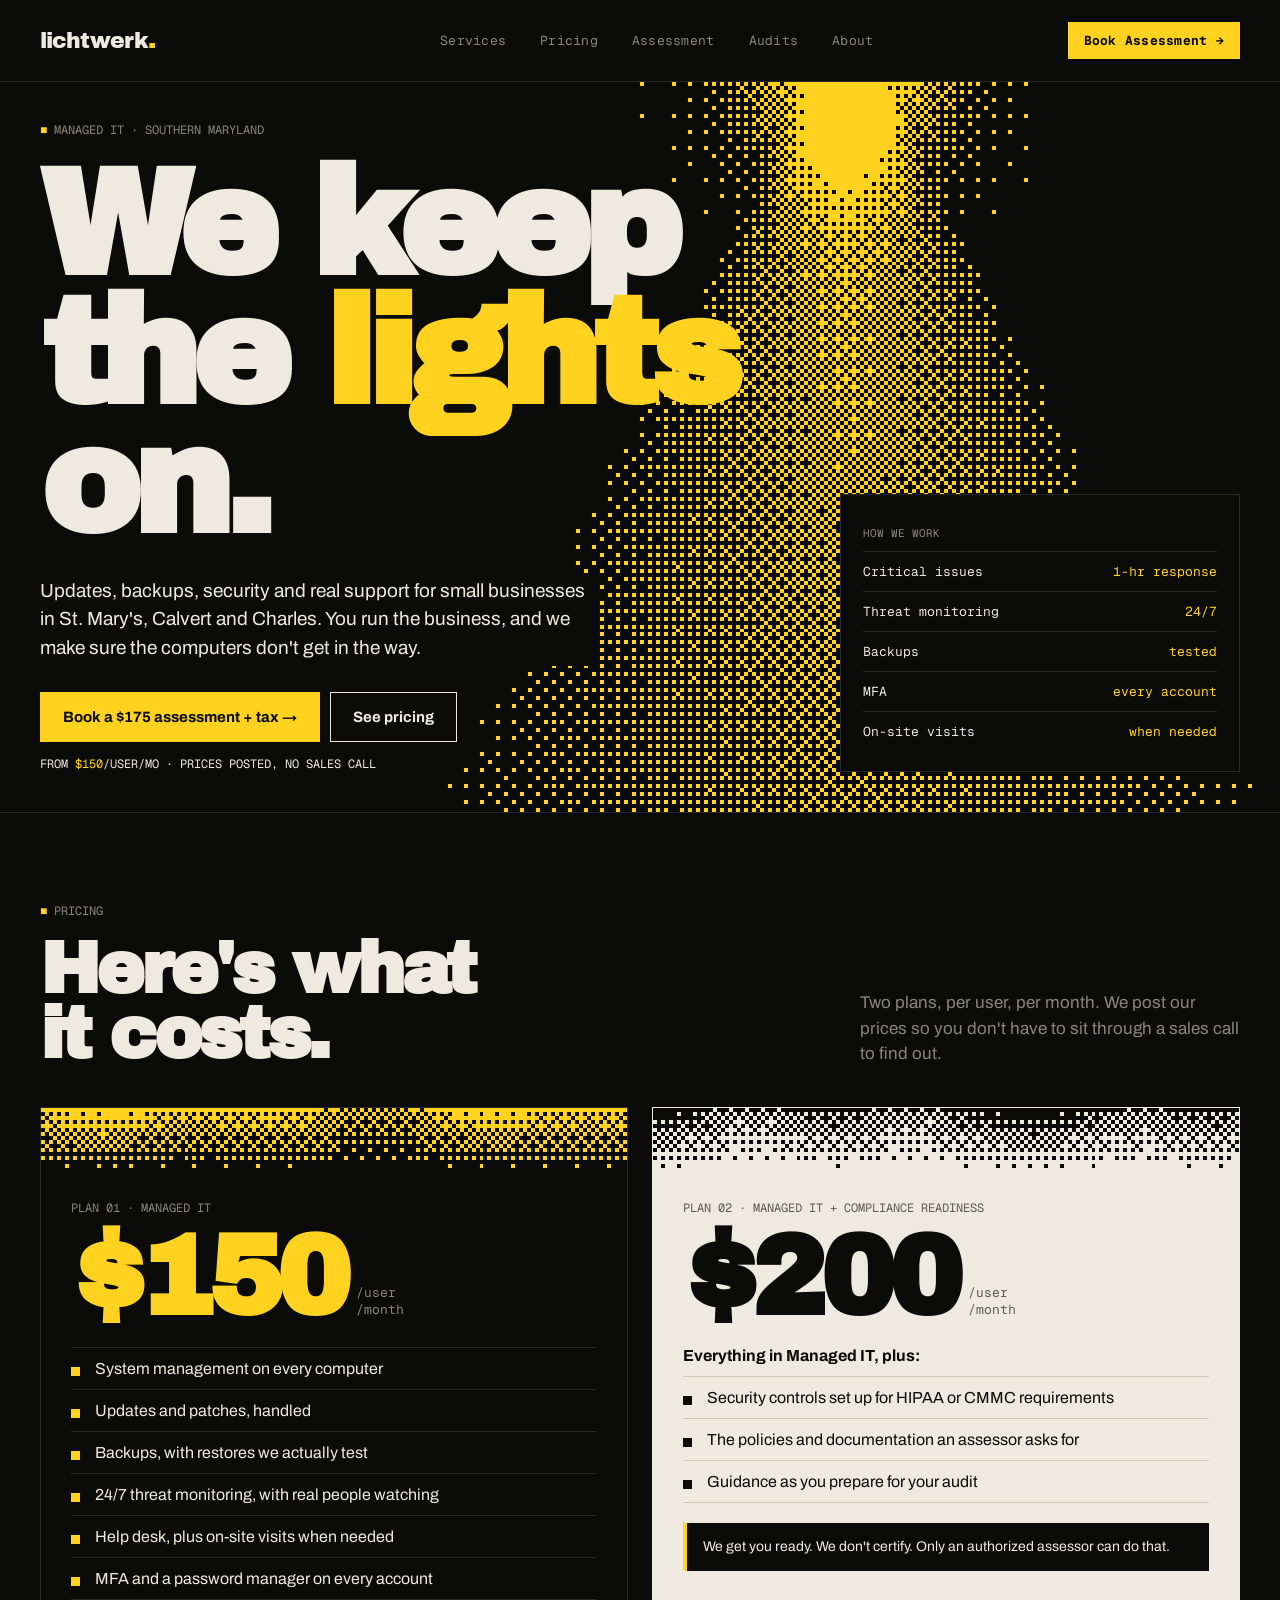
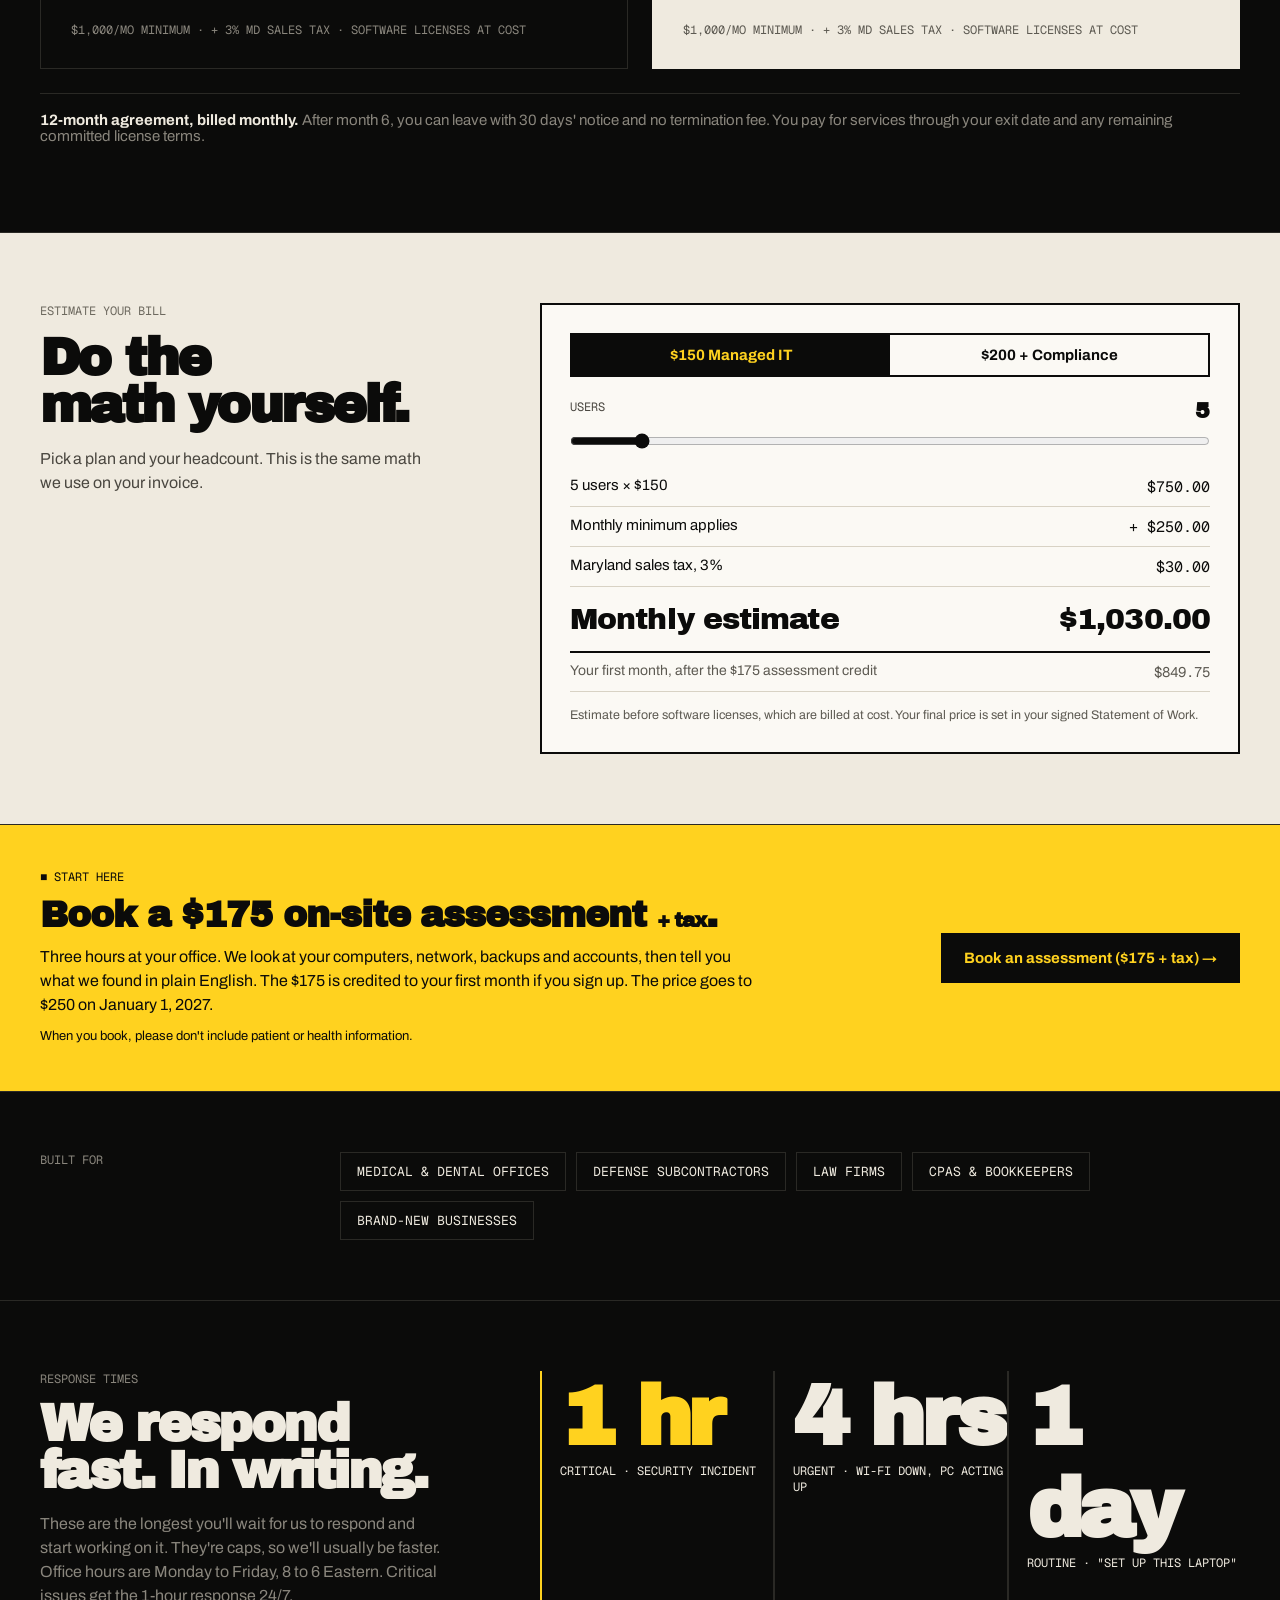
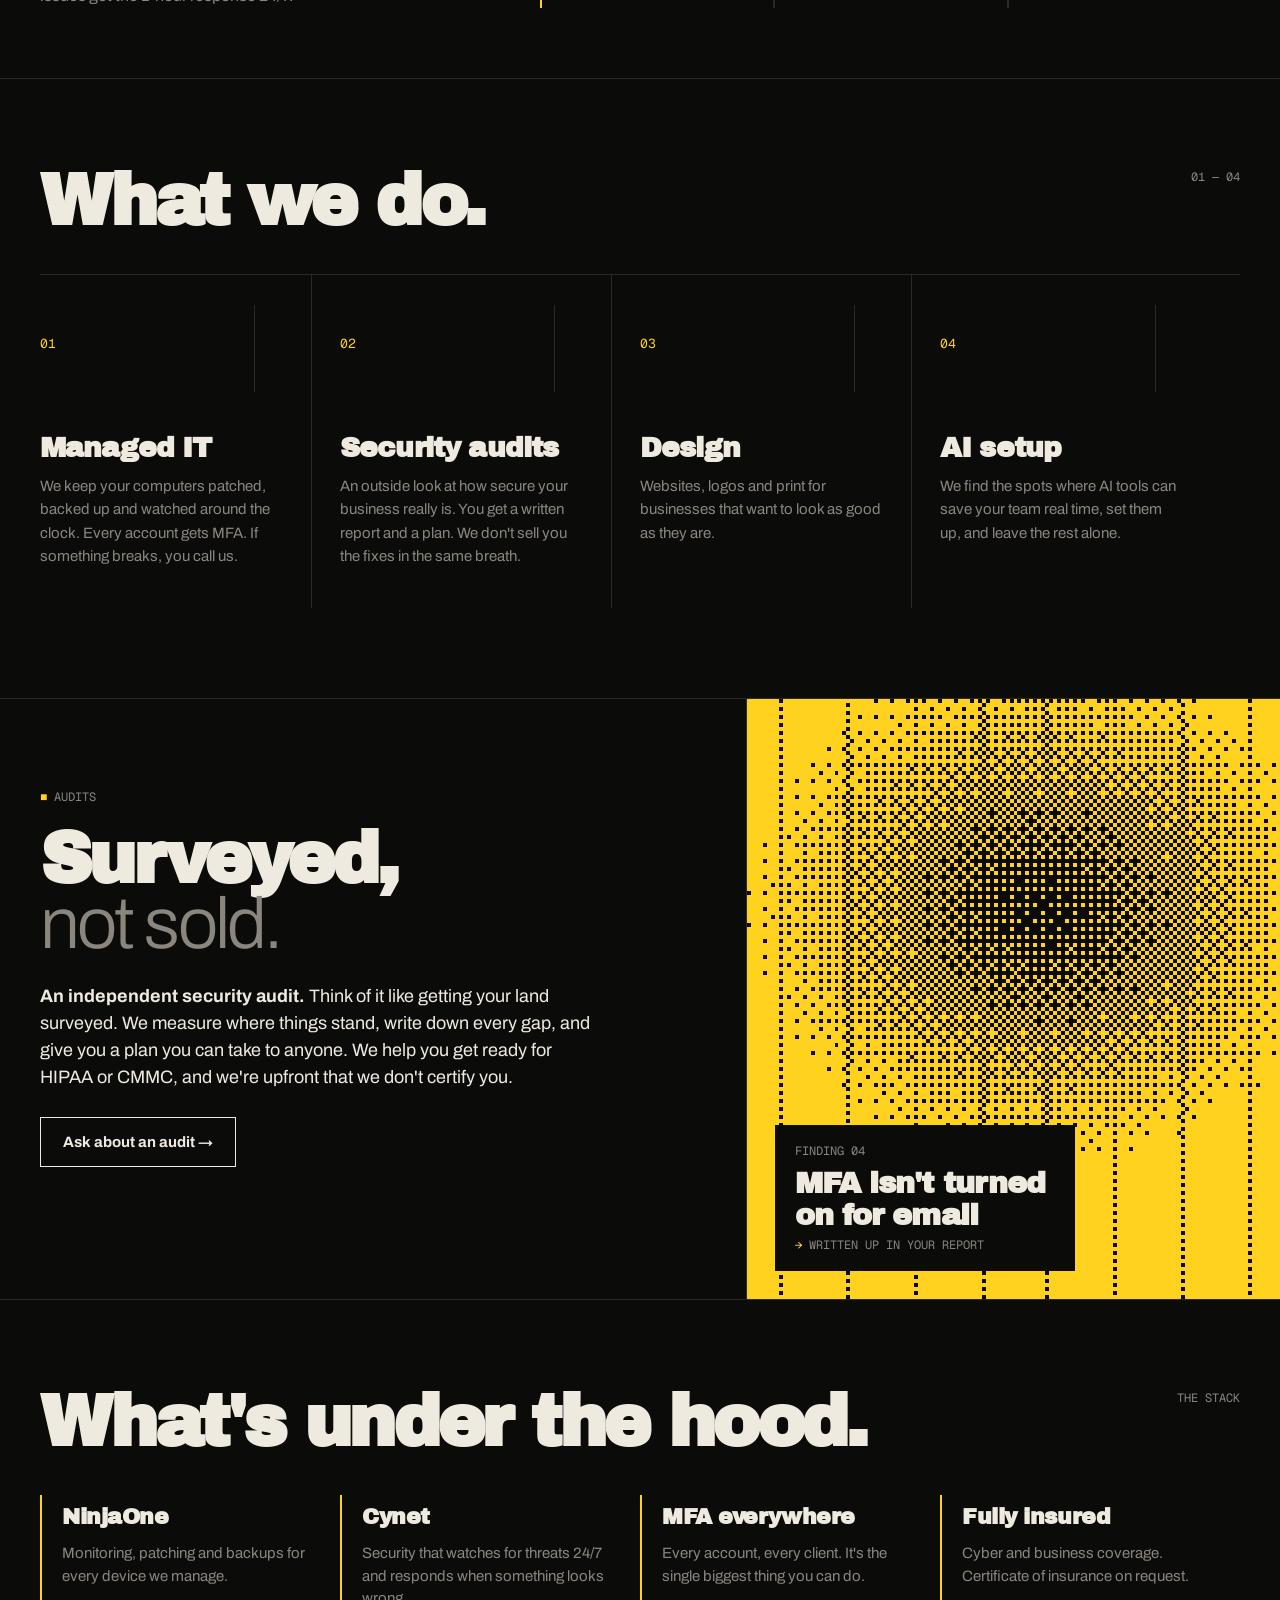
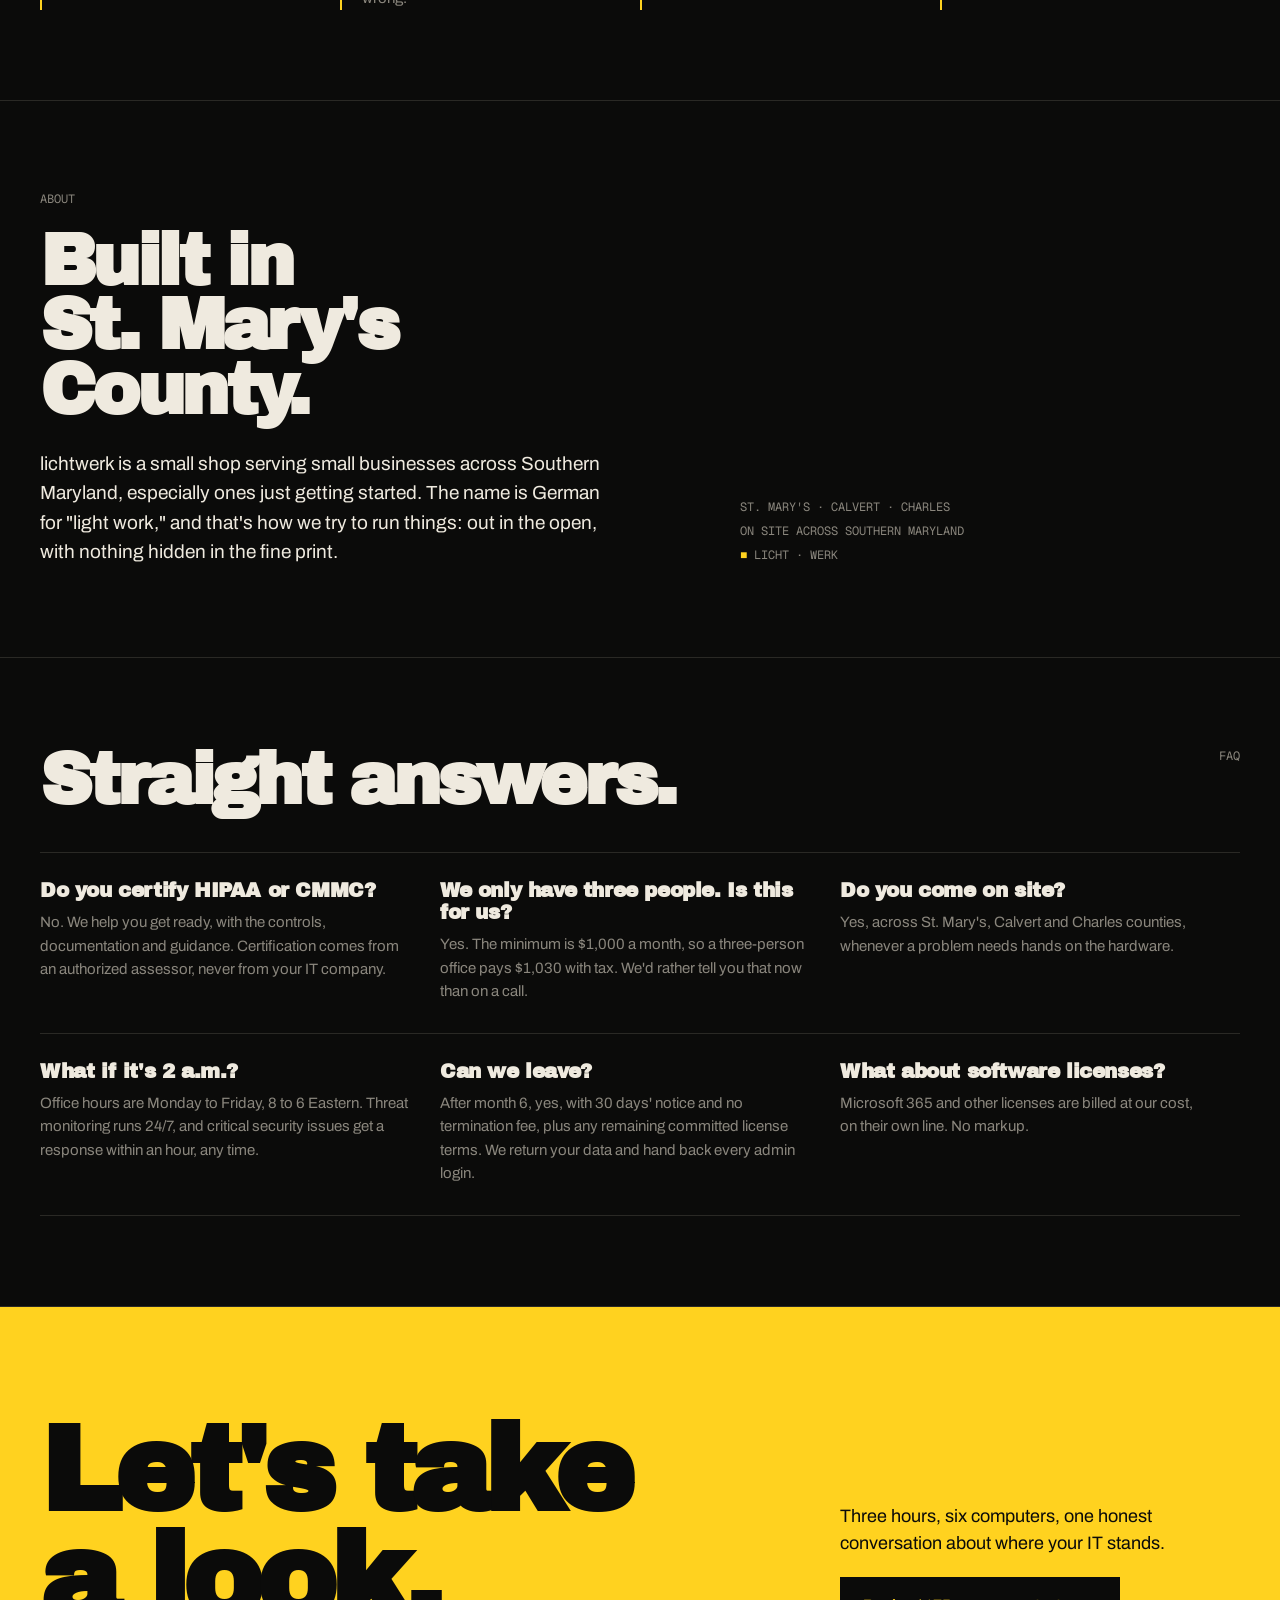
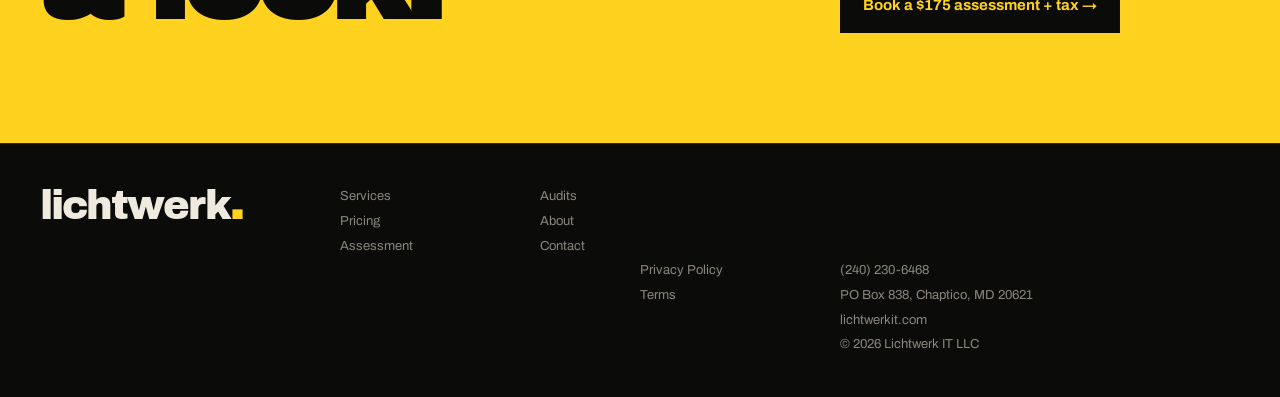
<file: src/index.html>
<!doctype html>
<html lang="en">
<head>
<meta charset="utf-8">
<meta name="viewport" content="width=device-width, initial-scale=1">
<title>lichtwerk</title>
<meta name="description" content="Updates, backups, security and real support for small businesses in St. Mary's, Calvert and Charles.">
<link rel="preconnect" href="https://fonts.googleapis.com">
<link rel="preconnect" href="https://fonts.gstatic.com" crossorigin>
<link href="https://fonts.googleapis.com/css2?family=Archivo+Black&family=Archivo:wght@300;400;700&family=Geist+Mono:wght@400;500&display=swap" rel="stylesheet">
<link rel="stylesheet" href="base.css">
<link rel="stylesheet" href="site.css">
<script src="dither.js"></script>
</head>
<body>
<div id="lw" class="lw">
<nav><a class="logo" href="/">lichtwerk<b>.</b></a><div class="links mono"><a href="/#services">Services</a><a href="/#pricing">Pricing</a><a href="/#assessment">Assessment</a><a href="/#audits">Audits</a><a href="/#about">About</a></div><a class="cta mono" href="tel:+12402306468">Book Assessment →</a><button type="button" class="nav-toggle" aria-expanded="false" aria-controls="lw-nav" aria-label="Open menu"><span aria-hidden="true"></span><span aria-hidden="true"></span><span aria-hidden="true"></span></button></nav>
<div id="lw-nav" class="lw-nav-overlay" hidden role="dialog" aria-modal="true" aria-hidden="true" aria-label="Menu">
  <div class="nav-overlay-top"><a class="logo" href="/">lichtwerk<b>.</b></a><button type="button" class="nav-close" aria-label="Close menu">Close</button></div>
  <div class="nav-overlay-links" role="navigation" aria-label="Sections"><a href="/#services"><i>01</i>Services</a><a href="/#pricing"><i>02</i>Pricing</a><a href="/#assessment"><i>03</i>Assessment</a><a href="/#audits"><i>04</i>Audits</a><a href="/#about"><i>05</i>About</a></div>
  <a class="btn y nav-overlay-book" href="tel:+12402306468">Book Assessment →</a>
</div>
<section class="h4"><canvas class="dither" id="c4" aria-hidden="true"></canvas>
<div class="tag" style="position:absolute;top:40px;left:40px;z-index:2"><i>■</i> Managed IT · Southern Maryland</div>
<div class="t"><h1>We keep<br>the <span>lights</span> on.</h1>
<p>Updates, backups, security and real support for small businesses in St. Mary's, Calvert and Charles. You run the business, and we make sure the computers don't get in the way.</p>
<a class="btn y" href="tel:+12402306468">Book a $175 assessment + tax →</a><a class="btn" href="/#pricing">See pricing</a><div class="tag" style="margin-top:14px;color:var(--paper)">From <i>$150</i>/user/mo · prices posted, no sales call</div></div>
<div class="card"><div class="tag" style="font-size:11px">How we work</div>
<div><span>Critical issues</span><em>1-hr response</em></div>
<div><span>Threat monitoring</span><em>24/7</em></div>
<div><span>Backups</span><em>tested</em></div>
<div><span>MFA</span><em>every account</em></div>
<div><span>On-site visits</span><em>when needed</em></div></div>
</section>


<section id="pricing"><div class="wrap" style="padding:90px 40px 70px">
<div class="sh" style="align-items:end"><div><div class="tag"><i>■</i> Pricing</div><h2 style="margin-top:18px">Here's what<br>it costs.</h2></div>
<p class="pl">Two plans, per user, per month. We post our prices so you don't have to sit through a sales call to find out.</p></div>
<div class="plans">
<div class="plan"><canvas class="dither band" id="b1" aria-hidden="true"></canvas><div class="pin">
<div class="tag">Plan 01 · Managed IT</div>
<div class="pr"><b>$150</b><span>/user<br>/month</span></div>
<ul><li>System management on every computer</li><li>Updates and patches, handled</li><li>Backups, with restores we actually test</li><li>24/7 threat monitoring, with real people watching</li><li>Help desk, plus on-site visits when needed</li><li>MFA and a password manager on every account</li></ul>
<div class="fine">$1,000/mo minimum · + 3% MD sales tax · software licenses at cost</div></div></div>
<div class="plan pa"><canvas class="dither band" id="b2" aria-hidden="true"></canvas><div class="pin">
<div class="tag">Plan 02 · Managed IT + Compliance Readiness</div>
<div class="pr"><b>$200</b><span>/user<br>/month</span></div>
<p class="plus">Everything in Managed IT, plus:</p>
<ul><li>Security controls set up for HIPAA or CMMC requirements</li><li>The policies and documentation an assessor asks for</li><li>Guidance as you prepare for your audit</li></ul>
<div class="shield">We get you ready. We don't certify. Only an authorized assessor can do that.</div>
<div class="fine">$1,000/mo minimum · + 3% MD sales tax · software licenses at cost</div></div></div>
</div>
<div class="exit"><b>12-month agreement, billed monthly.</b> After month 6, you can leave with 30 days' notice and no termination fee. You pay for services through your exit date and any remaining committed license terms.</div>
</div></section>

<section class="paper" id="calc"><div class="wrap" style="padding:70px 40px">
<div style="grid-column:1/5"><div class="tag">Estimate your bill</div><h2 style="font-size:52px;margin-top:16px">Do the<br>math yourself.</h2><p style="font-size:16px;line-height:1.5;margin-top:18px;color:#4a4740">Pick a plan and your headcount. This is the same math we use on your invoice.</p></div>
<div class="calc">
<div class="ctl"><div class="seg"><button type="button" class="on" data-r="150">$150 Managed IT</button><button type="button" data-r="200">$200 + Compliance</button></div>
<label class="tag" for="u" style="color:#4a4740">Users <b id="un">5</b></label><input type="range" id="u" min="1" max="40" value="5"></div>
<div class="lines">
<div><span id="l1">5 users × $150</span><span id="v1">$750.00</span></div>
<div id="minrow"><span>Monthly minimum applies</span><span id="v2">+ $250.00</span></div>
<div><span>Maryland sales tax, 3%</span><span id="v3">$30.00</span></div>
<div class="tot"><span>Monthly estimate</span><span id="v4">$1,030.00</span></div>
<div class="m1"><span>Your first month, after the $175 assessment credit</span><span id="v5">$849.75</span></div>
</div>
<p class="disc">Estimate before software licenses, which are billed at cost. Your final price is set in your signed Statement of Work.</p>
</div></div></section>

<section class="assess" id="assessment"><div class="wrap" style="padding:44px 40px">
<div style="grid-column:1/9"><div class="tag" style="color:var(--ink)"><i style="color:var(--ink)">■</i> Start here</div><h3>Book a $175 on-site <span class="tax">assessment <span style="font-size:20px">+ tax</span>.</span></h3><p>Three hours at your office. We look at your computers, network, backups and accounts, then tell you what we found in plain English. The $175 is credited to your first month if you sign up. The price goes to $250 on January 1, 2027.</p><p style="font-size:13px;margin-top:10px">When you book, please don't include patient or health information.</p></div>
<div class="assess-cta" style="grid-column:10/13;align-self:center;text-align:right"><a class="btn k" href="tel:+12402306468">Book an assessment ($175 + tax) →</a></div></div></section>

<section><div class="wrap" style="padding:60px 40px">
<div style="grid-column:1/4"><div class="tag">Built for</div></div>
<div class="bf"><span>Medical &amp; dental offices</span><span>Defense subcontractors</span><span>Law firms</span><span>CPAs &amp; bookkeepers</span><span>Brand-new businesses</span></div>
</div></section>

<section><div class="wrap" style="padding:70px 40px"><div style="grid-column:1/5"><div class="tag">Response times</div><h2 style="font-size:52px;margin-top:14px">We respond<br>fast. In writing.</h2><p style="color:var(--mute);font-size:16px;line-height:1.5;margin-top:18px">These are the longest you'll wait for us to respond and start working on it. They're caps, so we'll usually be faster. Office hours are Monday to Friday, 8 to 6 Eastern. Critical issues get the 1-hour response 24/7.</p></div>
<div class="times" style="grid-column:6/13;display:grid;grid-template-columns:repeat(3,1fr)">
<div style="border-left:2px solid var(--sig);padding-left:18px"><b style="font-family:'Archivo Black';font-size:84px;letter-spacing:-.05em;color:var(--sig)">1 hr</b><div class="tag" style="color:var(--paper)">Critical · security incident</div></div>
<div style="border-left:2px solid var(--line);padding-left:18px"><b style="font-family:'Archivo Black';font-size:84px;letter-spacing:-.05em">4 hrs</b><div class="tag" style="color:var(--paper)">Urgent · Wi-Fi down, PC acting up</div></div>
<div style="border-left:2px solid var(--line);padding-left:18px"><b style="font-family:'Archivo Black';font-size:84px;letter-spacing:-.05em">1 day</b><div class="tag" style="color:var(--paper)">Routine · "set up this laptop"</div></div></div></div></section>
<section id="services"><div class="wrap"><div class="sh"><h2>What we do.</h2><span class="tag">01 — 04</span></div>
<div class="svc">
<div><div class="n">01</div><h3>Managed IT</h3><p>We keep your computers patched, backed up and watched around the clock. Every account gets MFA. If something breaks, you call us.</p></div>
<div><div class="n">02</div><h3>Security audits</h3><p>An outside look at how secure your business really is. You get a written report and a plan. We don't sell you the fixes in the same breath.</p></div>
<div><div class="n">03</div><h3>Design</h3><p>Websites, logos and print for businesses that want to look as good as they are.</p></div>
<div><div class="n">04</div><h3>AI setup</h3><p>We find the spots where AI tools can save your team real time, set them up, and leave the rest alone.</p></div>
</div></div></section>


<section id="audits"><div class="au"><div class="l"><div class="tag"><i>■</i> Audits</div><h2 style="margin-top:22px">Surveyed,<span>not sold.</span></h2>
<p><b style="color:var(--paper)">An independent security audit.</b> Think of it like getting your land surveyed. We measure where things stand, write down every gap, and give you a plan you can take to anyone. We help you get ready for HIPAA or CMMC, and we're upfront that we don't certify you.</p><a class="btn" href="tel:+12402306468">Ask about an audit →</a></div>
<div class="r"><canvas class="dither" id="c3" aria-hidden="true"></canvas><div class="stamp"><div class="tag">Finding 04</div><b>MFA isn't turned on for email</b><div class="tag" style="margin-top:6px"><i>→</i> written up in your report</div></div></div></div></section>

<section><div class="wrap"><div class="sh"><h2>What's under the hood.</h2><span class="tag">The stack</span></div>
<div class="stack"><div><b>NinjaOne</b>Monitoring, patching and backups for every device we manage.</div><div><b>Cynet</b>Security that watches for threats 24/7 and responds when something looks wrong.</div><div><b>MFA everywhere</b>Every account, every client. It's the single biggest thing you can do.</div><div><b>Fully insured</b>Cyber and business coverage. Certificate of insurance on request.</div></div></div></section>

<section id="about"><div class="wrap"><div class="loc"><div class="tag">About</div><h2 style="margin-top:22px">Built in<br>St. Mary's County.</h2>
<p>lichtwerk is a small shop serving small businesses across Southern Maryland, especially ones just getting started. The name is German for "light work," and that's how we try to run things: out in the open, with nothing hidden in the fine print.</p></div>
<div class="loc2"><div class="tag">St. Mary's · Calvert · Charles<br>On site across Southern Maryland<br><i>■</i> Licht · Werk</div></div></div></section>

<section><div class="wrap"><div class="sh"><h2>Straight answers.</h2><span class="tag">FAQ</span></div>
<div class="faq">
<div><b>Do you certify HIPAA or CMMC?</b><p>No. We help you get ready, with the controls, documentation and guidance. Certification comes from an authorized assessor, never from your IT company.</p></div>
<div><b>We only have three people. Is this for us?</b><p>Yes. The minimum is $1,000 a month, so a three-person office pays $1,030 with tax. We'd rather tell you that now than on a call.</p></div>
<div><b>Do you come on site?</b><p>Yes, across St. Mary's, Calvert and Charles counties, whenever a problem needs hands on the hardware.</p></div>
<div><b>What if it's 2 a.m.?</b><p>Office hours are Monday to Friday, 8 to 6 Eastern. Threat monitoring runs 24/7, and critical security issues get a response within an hour, any time.</p></div>
<div><b>Can we leave?</b><p>After month 6, yes, with 30 days' notice and no termination fee, plus any remaining committed license terms. We return your data and hand back every admin login.</p></div>
<div><b>What about software licenses?</b><p>Microsoft 365 and other licenses are billed at our cost, on their own line. No markup.</p></div>
</div></div></section>

<section class="cta2"><h2>Let's take<br>a look.</h2><div class="s">Three hours, six computers, one honest conversation about where your IT stands.<br><a class="btn" href="tel:+12402306468">Book a $175 assessment + tax →</a></div></section>

<footer><a class="logo" href="/">lichtwerk<b>.</b></a><div><a href="/#services">Services</a><br><a href="/#pricing">Pricing</a><br><a href="/#assessment">Assessment</a></div><div><a href="/#audits">Audits</a><br><a href="/#about">About</a><br><a href="tel:+12402306468">Contact</a></div><div style="grid-column:7/9"><a href="/privacy">Privacy Policy</a><br><a href="/terms">Terms</a></div><div style="grid-column:9/13"><a href="tel:+12402306468">(240) 230-6468</a><br>PO Box 838, Chaptico, MD 20621<br><a href="https://lichtwerkit.com">lichtwerkit.com</a><br>© 2026 Lichtwerk IT LLC</div></footer>
</div>
<script>
(function () {
  var drawing = false;

  function paint(el, fn, col) {
    if (typeof dither !== "function") return;
    if (!el || el.clientWidth < 2 || el.clientHeight < 2) return;
    var w = Math.ceil(el.clientWidth / 4);
    var h = Math.ceil(el.clientHeight / 4);
    var key = w + "x" + h;
    if (el.getAttribute("data-lw-size") === key) return;
    if (col) dither(el, fn, 4, col);
    else dither(el, fn, 4);
    el.setAttribute("data-lw-size", key);
  }

  function draw() {
    if (drawing) return;
    drawing = true;
    try {
      paint(document.getElementById("c3"), (x,y)=>{const g=(Math.abs(((x*8)%1)-.5)<.03||Math.abs(((y*10)%1)-.5)<.03)?1:0;const d=Math.hypot(x-.55,(y-.35)*1.3);return Math.max(g*.5,Math.max(0,.9-d*1.6))}, [11,11,10]);
      paint(document.getElementById("c4"), (x,y,a)=>{const cx=.66;const half=.03+y*.30;const d=Math.abs(x-cx);let v=d<half?(1-d/half)**.7*(1-y*.55):0;const lamp=Math.exp(-((x-cx)*(x-cx)*a*a+(y*y))*60);return Math.min(1,v*.75+lamp)}, null);
      paint(document.getElementById("b1"), (x,y)=>{const w=.5+.5*Math.sin(x*14)*Math.cos(x*5);return (1-y)*(.45+.55*w)}, [255,210,31]);
      paint(document.getElementById("b2"), (x,y)=>{const w=.5+.5*Math.sin(x*14+2)*Math.cos(x*5);return (1-y)*(.45+.55*w)}, [11,11,10]);
    } finally {
      drawing = false;
    }
  }

  function bindCalc() {
    var u = document.getElementById("u");
    var un = document.getElementById("un");
    var l1 = document.getElementById("l1");
    var v1 = document.getElementById("v1");
    var minrow = document.getElementById("minrow");
    var v2 = document.getElementById("v2");
    var v3 = document.getElementById("v3");
    var v4 = document.getElementById("v4");
    var v5 = document.getElementById("v5");
    if (!u || !un || !l1 || !v1 || !minrow || !v2 || !v3 || !v4 || !v5) return;
    if (u.dataset.lwBound === "1") return;
    u.dataset.lwBound = "1";
    let R=150;const f=n=>'$'+n.toLocaleString('en-US',{minimumFractionDigits:2,maximumFractionDigits:2});
    function calc(){const n=+u.value;un.textContent=n;const base=n*R,sub=Math.max(base,1000),tax=Math.round(sub*3)/100;
    l1.textContent=n+(n==1?' user':' users')+' × $'+R;v1.textContent=f(base);minrow.style.display=base<1000?'flex':'none';v2.textContent='+ '+f(1000-base);
    v3.textContent=f(tax);v4.textContent=f(sub+tax);const m=sub-175;v5.textContent=f(m+Math.round(m*3)/100)}
    document.querySelectorAll('.seg button').forEach(b=>b.onclick=()=>{document.querySelectorAll('.seg button').forEach(x=>x.classList.remove('on'));b.classList.add('on');R=+b.dataset.r;calc()});
    u.oninput=calc;calc();
  }

  function boot() {
    draw();
    bindCalc();
  }

  window.lwBoot = boot;

  if (!window.__lwHooks) {
    window.__lwHooks = true;
    window.addEventListener("resize", function () { if (window.lwBoot) window.lwBoot(); });
    window.addEventListener("load", function () { if (window.lwBoot) window.lwBoot(); });
    if (document.fonts && document.fonts.ready) {
      document.fonts.ready.then(function () { if (window.lwBoot) window.lwBoot(); });
    }
  }

  if (document.readyState === "loading") document.addEventListener("DOMContentLoaded", boot);
  else boot();
})();
</script>

<script>
/* Phone menu. Runs on every page. Guarded so a code block and the footer can both include it. */
(function () {
  if (window.__lwNav) return;
  window.__lwNav = true;

  var overlay = null;
  var openBtn = null;
  var lockedY = 0;
  var closeTimer = 0;

  function reducedMotion() {
    return window.matchMedia("(prefers-reduced-motion: reduce)").matches;
  }
  function mobile() {
    return window.matchMedia("(max-width: 1100px)").matches;
  }
  function park() {
    var fresh = document.getElementById("lw-nav");
    if (!fresh) return null;
    if (overlay && overlay !== fresh && overlay.parentNode) overlay.parentNode.removeChild(overlay);
    overlay = fresh;
    if (overlay.parentNode !== document.body) document.body.appendChild(overlay);
    return overlay;
  }
  function setExpanded(on) {
    var buttons = document.querySelectorAll(".nav-toggle");
    for (var i = 0; i < buttons.length; i++) {
      buttons[i].setAttribute("aria-expanded", on ? "true" : "false");
      buttons[i].setAttribute("aria-label", on ? "Close menu" : "Open menu");
    }
  }
  function setInert(on) {
    var kids = document.body.children;
    for (var i = 0; i < kids.length; i++) {
      var el = kids[i];
      if (overlay && el === overlay) continue;
      if (on) {
        if (!el.hasAttribute("data-lw-inert")) el.setAttribute("data-lw-inert", el.hasAttribute("inert") ? "1" : "0");
        el.inert = true;
      } else if (el.getAttribute("data-lw-inert") === "0") {
        el.inert = false;
        el.removeAttribute("data-lw-inert");
      } else if (el.hasAttribute("data-lw-inert")) {
        el.removeAttribute("data-lw-inert");
      }
    }
  }
  function lockScroll() {
    lockedY = window.scrollY || document.documentElement.scrollTop || 0;
    document.documentElement.classList.add("lw-nav-lock");
    document.body.style.top = "-" + lockedY + "px";
  }
  function unlockScroll() {
    if (!document.documentElement.classList.contains("lw-nav-lock")) return;
    document.documentElement.classList.remove("lw-nav-lock");
    document.body.style.top = "";
    window.scrollTo(0, lockedY);
  }
  function finishClose(el) {
    if (!el || el.classList.contains("is-open")) return;
    el.hidden = true;
  }
  function openMenu(btn) {
    if (!mobile()) return;
    park();
    if (!overlay) return;
    clearTimeout(closeTimer);
    openBtn = btn || document.querySelector("#lw .nav-toggle");
    overlay.hidden = false;
    overlay.setAttribute("aria-hidden", "false");
    void overlay.offsetWidth;
    overlay.classList.add("is-open");
    setExpanded(true);
    lockScroll();
    setInert(true);
    var closeBtn = overlay.querySelector(".nav-close");
    if (closeBtn) closeBtn.focus();
  }
  function closeMenu(restore) {
    if (!overlay || !overlay.classList.contains("is-open")) return;
    var el = overlay;
    el.classList.remove("is-open");
    el.setAttribute("aria-hidden", "true");
    setExpanded(false);
    setInert(false);
    unlockScroll();
    clearTimeout(closeTimer);
    if (reducedMotion()) finishClose(el);
    else {
      closeTimer = setTimeout(function () { finishClose(el); }, 320);
      el.addEventListener("transitionend", function onEnd(ev) {
        if (ev.target !== el || ev.propertyName !== "opacity") return;
        el.removeEventListener("transitionend", onEnd);
        clearTimeout(closeTimer);
        finishClose(el);
      });
    }
    if (restore && openBtn && typeof openBtn.focus === "function") openBtn.focus();
  }
  function focusable() {
    if (!overlay) return [];
    var nodes = overlay.querySelectorAll("a[href], button:not([disabled])");
    var list = [];
    for (var i = 0; i < nodes.length; i++) {
      var r = nodes[i].getClientRects();
      if (r && r.length) list.push(nodes[i]);
    }
    return list;
  }

  document.addEventListener("click", function (e) {
    var t = e.target;
    if (!t || !t.closest) return;
    var toggle = t.closest(".nav-toggle");
    if (toggle) {
      e.preventDefault();
      if (overlay && overlay.classList.contains("is-open")) closeMenu(true);
      else openMenu(toggle);
      return;
    }
    if (!overlay || !overlay.classList.contains("is-open")) return;
    if (t.closest(".nav-close")) {
      e.preventDefault();
      closeMenu(true);
      return;
    }
    if (t.closest("#lw-nav a")) closeMenu(false);
  });

  document.addEventListener("keydown", function (e) {
    if (!overlay || !overlay.classList.contains("is-open")) return;
    if (e.key === "Escape" || e.key === "Esc") {
      e.preventDefault();
      closeMenu(true);
      return;
    }
    if (e.key !== "Tab") return;
    var list = focusable();
    if (!list.length) return;
    var first = list[0];
    var last = list[list.length - 1];
    if (e.shiftKey && document.activeElement === first) {
      e.preventDefault();
      last.focus();
    } else if (!e.shiftKey && document.activeElement === last) {
      e.preventDefault();
      first.focus();
    }
  });

  document.addEventListener("focusin", function (e) {
    if (!overlay || !overlay.classList.contains("is-open")) return;
    if (overlay.contains(e.target)) return;
    var list = focusable();
    if (list.length) list[0].focus();
  });

  window.addEventListener("resize", function () {
    if (!mobile() && overlay && overlay.classList.contains("is-open")) closeMenu(false);
  });

  if (window.MutationObserver && document.body) {
    var scheduled = false;
    new MutationObserver(function () {
      if (scheduled) return;
      scheduled = true;
      requestAnimationFrame(function () {
        scheduled = false;
        var fresh = document.getElementById("lw-nav");
        if (fresh && overlay && fresh !== overlay && overlay.classList.contains("is-open")) {
          overlay.classList.remove("is-open");
          setExpanded(false);
          setInert(false);
          unlockScroll();
          overlay = null;
        }
        park();
      });
    }).observe(document.body, { childList: true, subtree: true });
  }

  if (document.readyState === "loading") document.addEventListener("DOMContentLoaded", park);
  else park();
})();
</script>
</body>
</html>
</file>
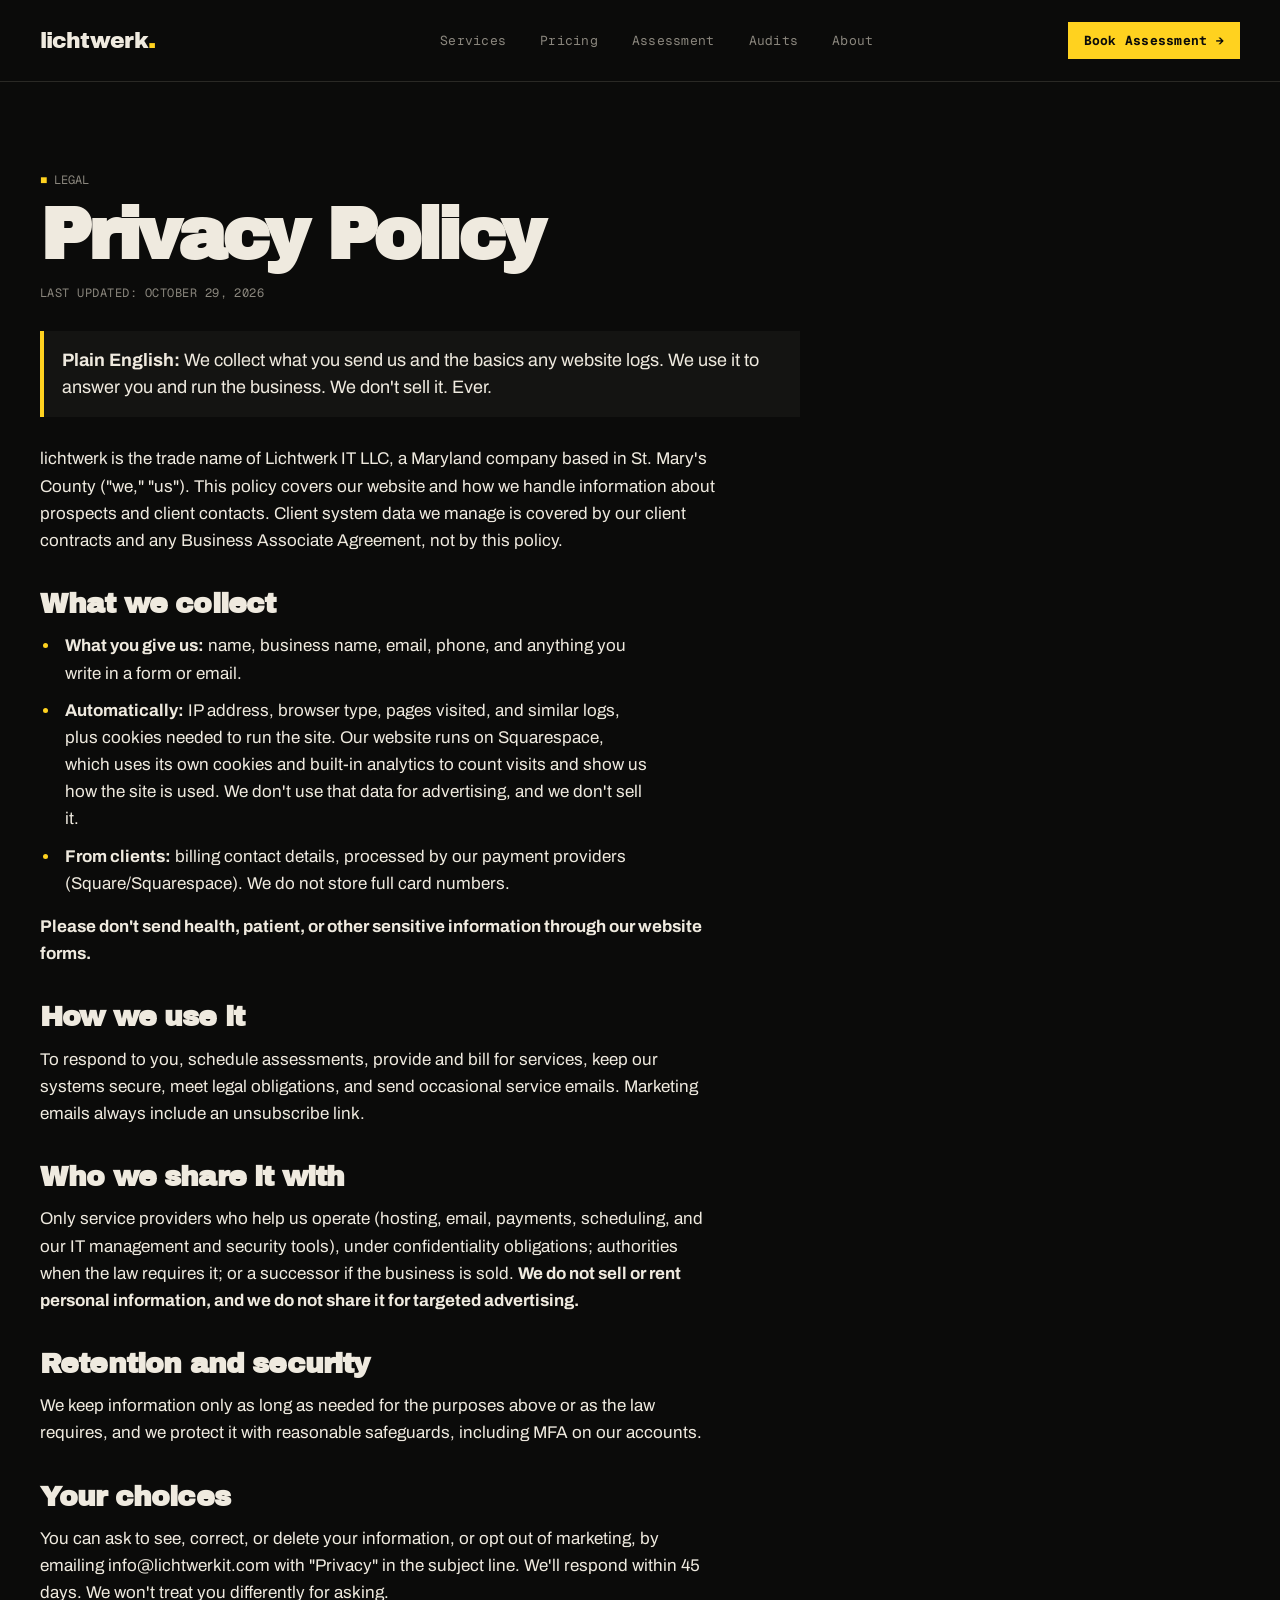
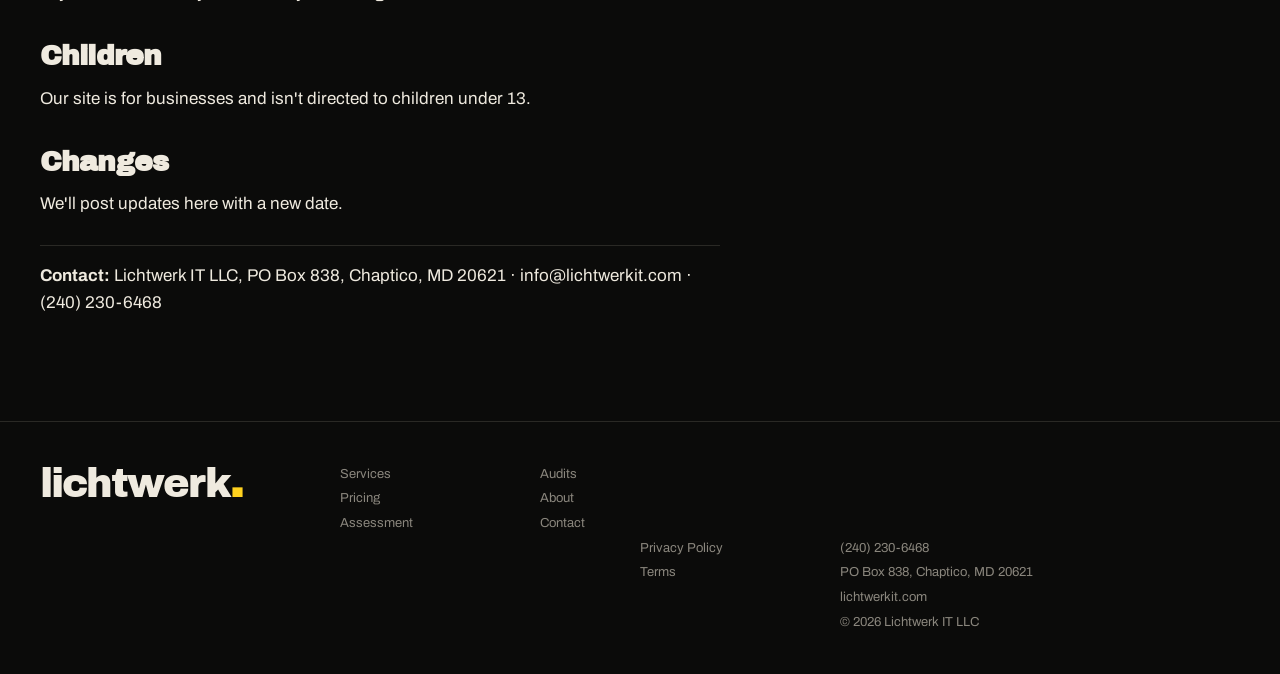
<file: src/privacy/index.html>
<!doctype html>
<html lang="en">
<head>
<meta charset="utf-8">
<meta name="viewport" content="width=device-width, initial-scale=1">
<title>Privacy Policy — lichtwerk</title>
<meta name="description" content="Privacy policy for lichtwerk.">
<link rel="preconnect" href="https://fonts.googleapis.com">
<link rel="preconnect" href="https://fonts.gstatic.com" crossorigin>
<link href="https://fonts.googleapis.com/css2?family=Archivo+Black&family=Archivo:wght@300;400;700&family=Geist+Mono:wght@400;500&display=swap" rel="stylesheet">
<link rel="stylesheet" href="../base.css">
<link rel="stylesheet" href="../site.css">
</head>
<body>
<div id="lw" class="lw"><nav><a class="logo" href="/">lichtwerk<b>.</b></a><div class="links mono"><a href="/#services">Services</a><a href="/#pricing">Pricing</a><a href="/#assessment">Assessment</a><a href="/#audits">Audits</a><a href="/#about">About</a></div><a class="cta mono" href="tel:+12402306468">Book Assessment →</a><button type="button" class="nav-toggle" aria-expanded="false" aria-controls="lw-nav" aria-label="Open menu"><span aria-hidden="true"></span><span aria-hidden="true"></span><span aria-hidden="true"></span></button></nav>
<div id="lw-nav" class="lw-nav-overlay" hidden role="dialog" aria-modal="true" aria-hidden="true" aria-label="Menu">
  <div class="nav-overlay-top"><a class="logo" href="/">lichtwerk<b>.</b></a><button type="button" class="nav-close" aria-label="Close menu">Close</button></div>
  <div class="nav-overlay-links" role="navigation" aria-label="Sections"><a href="/#services"><i>01</i>Services</a><a href="/#pricing"><i>02</i>Pricing</a><a href="/#assessment"><i>03</i>Assessment</a><a href="/#audits"><i>04</i>Audits</a><a href="/#about"><i>05</i>About</a></div>
  <a class="btn y nav-overlay-book" href="tel:+12402306468">Book Assessment →</a>
</div><section class="legal"><div class="wrap"><div class="doc"><div class="tag"><i>■</i> Legal</div><h1>Privacy Policy</h1>
<p class="updated">Last updated: October 29, 2026</p>
<blockquote><strong>Plain English:</strong> We collect what you send us and the basics any website logs. We use it to answer you and run the business. We don't sell it. Ever.</blockquote>
<p>lichtwerk is the trade name of Lichtwerk IT LLC, a Maryland company based in St. Mary's County ("we," "us"). This policy covers our website and how we handle information about prospects and client contacts. Client system data we manage is covered by our client contracts and any Business Associate Agreement, not by this policy.</p>
<h2>What we collect</h2>
<ul><li><strong>What you give us:</strong> name, business name, email, phone, and anything you write in a form or email.</li><li><strong>Automatically:</strong> IP address, browser type, pages visited, and similar logs, plus cookies needed to run the site. Our website runs on Squarespace, which uses its own cookies and built-in analytics to count visits and show us how the site is used. We don't use that data for advertising, and we don't sell it.</li><li><strong>From clients:</strong> billing contact details, processed by our payment providers (Square/Squarespace). We do not store full card numbers.</li></ul>
<p><strong>Please don't send health, patient, or other sensitive information through our website forms.</strong></p>
<h2>How we use it</h2>
<p>To respond to you, schedule assessments, provide and bill for services, keep our systems secure, meet legal obligations, and send occasional service emails. Marketing emails always include an unsubscribe link.</p>
<h2>Who we share it with</h2>
<p>Only service providers who help us operate (hosting, email, payments, scheduling, and our IT management and security tools), under confidentiality obligations; authorities when the law requires it; or a successor if the business is sold. <strong>We do not sell or rent personal information, and we do not share it for targeted advertising.</strong></p>
<h2>Retention and security</h2>
<p>We keep information only as long as needed for the purposes above or as the law requires, and we protect it with reasonable safeguards, including MFA on our accounts.</p>
<h2>Your choices</h2>
<p>You can ask to see, correct, or delete your information, or opt out of marketing, by emailing info@lichtwerkit.com with "Privacy" in the subject line. We'll respond within 45 days. We won't treat you differently for asking.</p>
<h2>Children</h2>
<p>Our site is for businesses and isn't directed to children under 13.</p>
<h2>Changes</h2>
<p>We'll post updates here with a new date.</p>
<p class="contact"><strong>Contact:</strong> Lichtwerk IT LLC, PO Box 838, Chaptico, MD 20621 · info@lichtwerkit.com · (240) 230-6468</p></div></div></section><footer><a class="logo" href="/">lichtwerk<b>.</b></a><div><a href="/#services">Services</a><br><a href="/#pricing">Pricing</a><br><a href="/#assessment">Assessment</a></div><div><a href="/#audits">Audits</a><br><a href="/#about">About</a><br><a href="tel:+12402306468">Contact</a></div><div style="grid-column:7/9"><a href="/privacy" aria-current="page">Privacy Policy</a><br><a href="/terms">Terms</a></div><div style="grid-column:9/13"><a href="tel:+12402306468">(240) 230-6468</a><br>PO Box 838, Chaptico, MD 20621<br><a href="https://lichtwerkit.com">lichtwerkit.com</a><br>© 2026 Lichtwerk IT LLC</div></footer></div>
<script>
/* Phone menu. Runs on every page. Guarded so a code block and the footer can both include it. */
(function () {
  if (window.__lwNav) return;
  window.__lwNav = true;

  var overlay = null;
  var openBtn = null;
  var lockedY = 0;
  var closeTimer = 0;

  function reducedMotion() {
    return window.matchMedia("(prefers-reduced-motion: reduce)").matches;
  }
  function mobile() {
    return window.matchMedia("(max-width: 1100px)").matches;
  }
  function park() {
    var fresh = document.getElementById("lw-nav");
    if (!fresh) return null;
    if (overlay && overlay !== fresh && overlay.parentNode) overlay.parentNode.removeChild(overlay);
    overlay = fresh;
    if (overlay.parentNode !== document.body) document.body.appendChild(overlay);
    return overlay;
  }
  function setExpanded(on) {
    var buttons = document.querySelectorAll(".nav-toggle");
    for (var i = 0; i < buttons.length; i++) {
      buttons[i].setAttribute("aria-expanded", on ? "true" : "false");
      buttons[i].setAttribute("aria-label", on ? "Close menu" : "Open menu");
    }
  }
  function setInert(on) {
    var kids = document.body.children;
    for (var i = 0; i < kids.length; i++) {
      var el = kids[i];
      if (overlay && el === overlay) continue;
      if (on) {
        if (!el.hasAttribute("data-lw-inert")) el.setAttribute("data-lw-inert", el.hasAttribute("inert") ? "1" : "0");
        el.inert = true;
      } else if (el.getAttribute("data-lw-inert") === "0") {
        el.inert = false;
        el.removeAttribute("data-lw-inert");
      } else if (el.hasAttribute("data-lw-inert")) {
        el.removeAttribute("data-lw-inert");
      }
    }
  }
  function lockScroll() {
    lockedY = window.scrollY || document.documentElement.scrollTop || 0;
    document.documentElement.classList.add("lw-nav-lock");
    document.body.style.top = "-" + lockedY + "px";
  }
  function unlockScroll() {
    if (!document.documentElement.classList.contains("lw-nav-lock")) return;
    document.documentElement.classList.remove("lw-nav-lock");
    document.body.style.top = "";
    window.scrollTo(0, lockedY);
  }
  function finishClose(el) {
    if (!el || el.classList.contains("is-open")) return;
    el.hidden = true;
  }
  function openMenu(btn) {
    if (!mobile()) return;
    park();
    if (!overlay) return;
    clearTimeout(closeTimer);
    openBtn = btn || document.querySelector("#lw .nav-toggle");
    overlay.hidden = false;
    overlay.setAttribute("aria-hidden", "false");
    void overlay.offsetWidth;
    overlay.classList.add("is-open");
    setExpanded(true);
    lockScroll();
    setInert(true);
    var closeBtn = overlay.querySelector(".nav-close");
    if (closeBtn) closeBtn.focus();
  }
  function closeMenu(restore) {
    if (!overlay || !overlay.classList.contains("is-open")) return;
    var el = overlay;
    el.classList.remove("is-open");
    el.setAttribute("aria-hidden", "true");
    setExpanded(false);
    setInert(false);
    unlockScroll();
    clearTimeout(closeTimer);
    if (reducedMotion()) finishClose(el);
    else {
      closeTimer = setTimeout(function () { finishClose(el); }, 320);
      el.addEventListener("transitionend", function onEnd(ev) {
        if (ev.target !== el || ev.propertyName !== "opacity") return;
        el.removeEventListener("transitionend", onEnd);
        clearTimeout(closeTimer);
        finishClose(el);
      });
    }
    if (restore && openBtn && typeof openBtn.focus === "function") openBtn.focus();
  }
  function focusable() {
    if (!overlay) return [];
    var nodes = overlay.querySelectorAll("a[href], button:not([disabled])");
    var list = [];
    for (var i = 0; i < nodes.length; i++) {
      var r = nodes[i].getClientRects();
      if (r && r.length) list.push(nodes[i]);
    }
    return list;
  }

  document.addEventListener("click", function (e) {
    var t = e.target;
    if (!t || !t.closest) return;
    var toggle = t.closest(".nav-toggle");
    if (toggle) {
      e.preventDefault();
      if (overlay && overlay.classList.contains("is-open")) closeMenu(true);
      else openMenu(toggle);
      return;
    }
    if (!overlay || !overlay.classList.contains("is-open")) return;
    if (t.closest(".nav-close")) {
      e.preventDefault();
      closeMenu(true);
      return;
    }
    if (t.closest("#lw-nav a")) closeMenu(false);
  });

  document.addEventListener("keydown", function (e) {
    if (!overlay || !overlay.classList.contains("is-open")) return;
    if (e.key === "Escape" || e.key === "Esc") {
      e.preventDefault();
      closeMenu(true);
      return;
    }
    if (e.key !== "Tab") return;
    var list = focusable();
    if (!list.length) return;
    var first = list[0];
    var last = list[list.length - 1];
    if (e.shiftKey && document.activeElement === first) {
      e.preventDefault();
      last.focus();
    } else if (!e.shiftKey && document.activeElement === last) {
      e.preventDefault();
      first.focus();
    }
  });

  document.addEventListener("focusin", function (e) {
    if (!overlay || !overlay.classList.contains("is-open")) return;
    if (overlay.contains(e.target)) return;
    var list = focusable();
    if (list.length) list[0].focus();
  });

  window.addEventListener("resize", function () {
    if (!mobile() && overlay && overlay.classList.contains("is-open")) closeMenu(false);
  });

  if (window.MutationObserver && document.body) {
    var scheduled = false;
    new MutationObserver(function () {
      if (scheduled) return;
      scheduled = true;
      requestAnimationFrame(function () {
        scheduled = false;
        var fresh = document.getElementById("lw-nav");
        if (fresh && overlay && fresh !== overlay && overlay.classList.contains("is-open")) {
          overlay.classList.remove("is-open");
          setExpanded(false);
          setInert(false);
          unlockScroll();
          overlay = null;
        }
        park();
      });
    }).observe(document.body, { childList: true, subtree: true });
  }

  if (document.readyState === "loading") document.addEventListener("DOMContentLoaded", park);
  else park();
})();
</script>
</body>
</html>
</file>
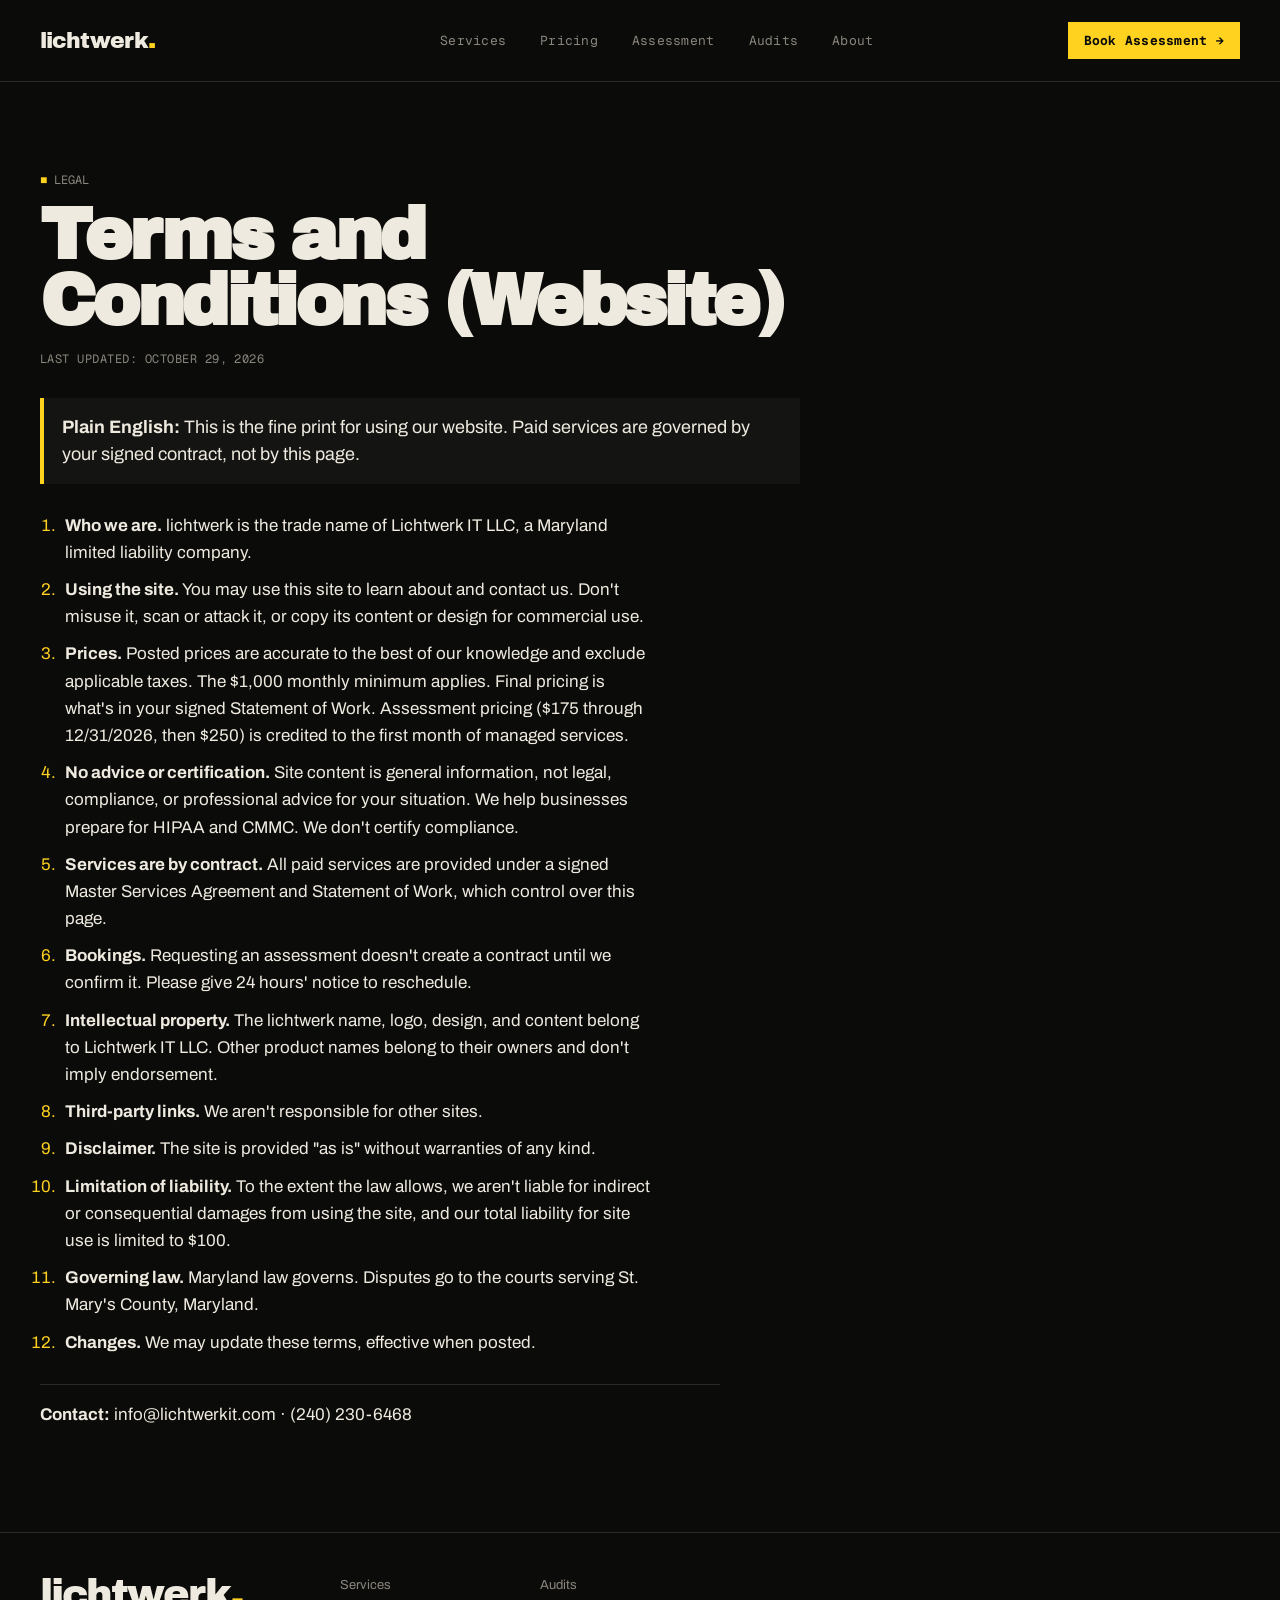
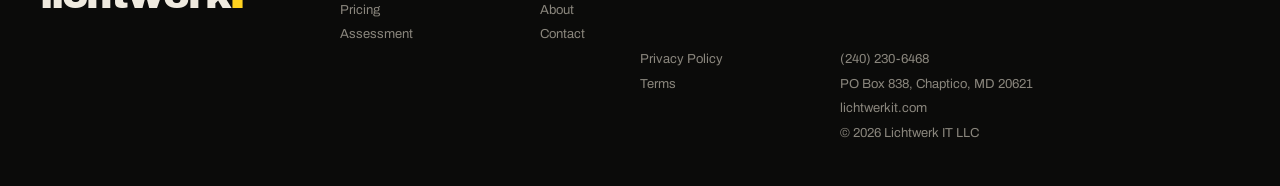
<file: src/terms/index.html>
<!doctype html>
<html lang="en">
<head>
<meta charset="utf-8">
<meta name="viewport" content="width=device-width, initial-scale=1">
<title>Terms and Conditions — lichtwerk</title>
<meta name="description" content="Website terms for lichtwerk.">
<link rel="preconnect" href="https://fonts.googleapis.com">
<link rel="preconnect" href="https://fonts.gstatic.com" crossorigin>
<link href="https://fonts.googleapis.com/css2?family=Archivo+Black&family=Archivo:wght@300;400;700&family=Geist+Mono:wght@400;500&display=swap" rel="stylesheet">
<link rel="stylesheet" href="../base.css">
<link rel="stylesheet" href="../site.css">
</head>
<body>
<div id="lw" class="lw"><nav><a class="logo" href="/">lichtwerk<b>.</b></a><div class="links mono"><a href="/#services">Services</a><a href="/#pricing">Pricing</a><a href="/#assessment">Assessment</a><a href="/#audits">Audits</a><a href="/#about">About</a></div><a class="cta mono" href="tel:+12402306468">Book Assessment →</a><button type="button" class="nav-toggle" aria-expanded="false" aria-controls="lw-nav" aria-label="Open menu"><span aria-hidden="true"></span><span aria-hidden="true"></span><span aria-hidden="true"></span></button></nav>
<div id="lw-nav" class="lw-nav-overlay" hidden role="dialog" aria-modal="true" aria-hidden="true" aria-label="Menu">
  <div class="nav-overlay-top"><a class="logo" href="/">lichtwerk<b>.</b></a><button type="button" class="nav-close" aria-label="Close menu">Close</button></div>
  <div class="nav-overlay-links" role="navigation" aria-label="Sections"><a href="/#services"><i>01</i>Services</a><a href="/#pricing"><i>02</i>Pricing</a><a href="/#assessment"><i>03</i>Assessment</a><a href="/#audits"><i>04</i>Audits</a><a href="/#about"><i>05</i>About</a></div>
  <a class="btn y nav-overlay-book" href="tel:+12402306468">Book Assessment →</a>
</div><section class="legal"><div class="wrap"><div class="doc"><div class="tag"><i>■</i> Legal</div><h1>Terms and Conditions (Website)</h1>
<p class="updated">Last updated: October 29, 2026</p>
<blockquote><strong>Plain English:</strong> This is the fine print for using our website. Paid services are governed by your signed contract, not by this page.</blockquote>
<ol><li><strong>Who we are.</strong> lichtwerk is the trade name of Lichtwerk IT LLC, a Maryland limited liability company.</li><li><strong>Using the site.</strong> You may use this site to learn about and contact us. Don't misuse it, scan or attack it, or copy its content or design for commercial use.</li><li><strong>Prices.</strong> Posted prices are accurate to the best of our knowledge and exclude applicable taxes. The $1,000 monthly minimum applies. Final pricing is what's in your signed Statement of Work. Assessment pricing ($175 through 12/31/2026, then $250) is credited to the first month of managed services.</li><li><strong>No advice or certification.</strong> Site content is general information, not legal, compliance, or professional advice for your situation. We help businesses prepare for HIPAA and CMMC. We don't certify compliance.</li><li><strong>Services are by contract.</strong> All paid services are provided under a signed Master Services Agreement and Statement of Work, which control over this page.</li><li><strong>Bookings.</strong> Requesting an assessment doesn't create a contract until we confirm it. Please give 24 hours' notice to reschedule.</li><li><strong>Intellectual property.</strong> The lichtwerk name, logo, design, and content belong to Lichtwerk IT LLC. Other product names belong to their owners and don't imply endorsement.</li><li><strong>Third-party links.</strong> We aren't responsible for other sites.</li><li><strong>Disclaimer.</strong> The site is provided "as is" without warranties of any kind.</li><li><strong>Limitation of liability.</strong> To the extent the law allows, we aren't liable for indirect or consequential damages from using the site, and our total liability for site use is limited to $100.</li><li><strong>Governing law.</strong> Maryland law governs. Disputes go to the courts serving St. Mary's County, Maryland.</li><li><strong>Changes.</strong> We may update these terms, effective when posted.</li></ol>
<p class="contact"><strong>Contact:</strong> info@lichtwerkit.com · (240) 230-6468</p></div></div></section><footer><a class="logo" href="/">lichtwerk<b>.</b></a><div><a href="/#services">Services</a><br><a href="/#pricing">Pricing</a><br><a href="/#assessment">Assessment</a></div><div><a href="/#audits">Audits</a><br><a href="/#about">About</a><br><a href="tel:+12402306468">Contact</a></div><div style="grid-column:7/9"><a href="/privacy">Privacy Policy</a><br><a href="/terms" aria-current="page">Terms</a></div><div style="grid-column:9/13"><a href="tel:+12402306468">(240) 230-6468</a><br>PO Box 838, Chaptico, MD 20621<br><a href="https://lichtwerkit.com">lichtwerkit.com</a><br>© 2026 Lichtwerk IT LLC</div></footer></div>
<script>
/* Phone menu. Runs on every page. Guarded so a code block and the footer can both include it. */
(function () {
  if (window.__lwNav) return;
  window.__lwNav = true;

  var overlay = null;
  var openBtn = null;
  var lockedY = 0;
  var closeTimer = 0;

  function reducedMotion() {
    return window.matchMedia("(prefers-reduced-motion: reduce)").matches;
  }
  function mobile() {
    return window.matchMedia("(max-width: 1100px)").matches;
  }
  function park() {
    var fresh = document.getElementById("lw-nav");
    if (!fresh) return null;
    if (overlay && overlay !== fresh && overlay.parentNode) overlay.parentNode.removeChild(overlay);
    overlay = fresh;
    if (overlay.parentNode !== document.body) document.body.appendChild(overlay);
    return overlay;
  }
  function setExpanded(on) {
    var buttons = document.querySelectorAll(".nav-toggle");
    for (var i = 0; i < buttons.length; i++) {
      buttons[i].setAttribute("aria-expanded", on ? "true" : "false");
      buttons[i].setAttribute("aria-label", on ? "Close menu" : "Open menu");
    }
  }
  function setInert(on) {
    var kids = document.body.children;
    for (var i = 0; i < kids.length; i++) {
      var el = kids[i];
      if (overlay && el === overlay) continue;
      if (on) {
        if (!el.hasAttribute("data-lw-inert")) el.setAttribute("data-lw-inert", el.hasAttribute("inert") ? "1" : "0");
        el.inert = true;
      } else if (el.getAttribute("data-lw-inert") === "0") {
        el.inert = false;
        el.removeAttribute("data-lw-inert");
      } else if (el.hasAttribute("data-lw-inert")) {
        el.removeAttribute("data-lw-inert");
      }
    }
  }
  function lockScroll() {
    lockedY = window.scrollY || document.documentElement.scrollTop || 0;
    document.documentElement.classList.add("lw-nav-lock");
    document.body.style.top = "-" + lockedY + "px";
  }
  function unlockScroll() {
    if (!document.documentElement.classList.contains("lw-nav-lock")) return;
    document.documentElement.classList.remove("lw-nav-lock");
    document.body.style.top = "";
    window.scrollTo(0, lockedY);
  }
  function finishClose(el) {
    if (!el || el.classList.contains("is-open")) return;
    el.hidden = true;
  }
  function openMenu(btn) {
    if (!mobile()) return;
    park();
    if (!overlay) return;
    clearTimeout(closeTimer);
    openBtn = btn || document.querySelector("#lw .nav-toggle");
    overlay.hidden = false;
    overlay.setAttribute("aria-hidden", "false");
    void overlay.offsetWidth;
    overlay.classList.add("is-open");
    setExpanded(true);
    lockScroll();
    setInert(true);
    var closeBtn = overlay.querySelector(".nav-close");
    if (closeBtn) closeBtn.focus();
  }
  function closeMenu(restore) {
    if (!overlay || !overlay.classList.contains("is-open")) return;
    var el = overlay;
    el.classList.remove("is-open");
    el.setAttribute("aria-hidden", "true");
    setExpanded(false);
    setInert(false);
    unlockScroll();
    clearTimeout(closeTimer);
    if (reducedMotion()) finishClose(el);
    else {
      closeTimer = setTimeout(function () { finishClose(el); }, 320);
      el.addEventListener("transitionend", function onEnd(ev) {
        if (ev.target !== el || ev.propertyName !== "opacity") return;
        el.removeEventListener("transitionend", onEnd);
        clearTimeout(closeTimer);
        finishClose(el);
      });
    }
    if (restore && openBtn && typeof openBtn.focus === "function") openBtn.focus();
  }
  function focusable() {
    if (!overlay) return [];
    var nodes = overlay.querySelectorAll("a[href], button:not([disabled])");
    var list = [];
    for (var i = 0; i < nodes.length; i++) {
      var r = nodes[i].getClientRects();
      if (r && r.length) list.push(nodes[i]);
    }
    return list;
  }

  document.addEventListener("click", function (e) {
    var t = e.target;
    if (!t || !t.closest) return;
    var toggle = t.closest(".nav-toggle");
    if (toggle) {
      e.preventDefault();
      if (overlay && overlay.classList.contains("is-open")) closeMenu(true);
      else openMenu(toggle);
      return;
    }
    if (!overlay || !overlay.classList.contains("is-open")) return;
    if (t.closest(".nav-close")) {
      e.preventDefault();
      closeMenu(true);
      return;
    }
    if (t.closest("#lw-nav a")) closeMenu(false);
  });

  document.addEventListener("keydown", function (e) {
    if (!overlay || !overlay.classList.contains("is-open")) return;
    if (e.key === "Escape" || e.key === "Esc") {
      e.preventDefault();
      closeMenu(true);
      return;
    }
    if (e.key !== "Tab") return;
    var list = focusable();
    if (!list.length) return;
    var first = list[0];
    var last = list[list.length - 1];
    if (e.shiftKey && document.activeElement === first) {
      e.preventDefault();
      last.focus();
    } else if (!e.shiftKey && document.activeElement === last) {
      e.preventDefault();
      first.focus();
    }
  });

  document.addEventListener("focusin", function (e) {
    if (!overlay || !overlay.classList.contains("is-open")) return;
    if (overlay.contains(e.target)) return;
    var list = focusable();
    if (list.length) list[0].focus();
  });

  window.addEventListener("resize", function () {
    if (!mobile() && overlay && overlay.classList.contains("is-open")) closeMenu(false);
  });

  if (window.MutationObserver && document.body) {
    var scheduled = false;
    new MutationObserver(function () {
      if (scheduled) return;
      scheduled = true;
      requestAnimationFrame(function () {
        scheduled = false;
        var fresh = document.getElementById("lw-nav");
        if (fresh && overlay && fresh !== overlay && overlay.classList.contains("is-open")) {
          overlay.classList.remove("is-open");
          setExpanded(false);
          setInert(false);
          unlockScroll();
          overlay = null;
        }
        park();
      });
    }).observe(document.body, { childList: true, subtree: true });
  }

  if (document.readyState === "loading") document.addEventListener("DOMContentLoaded", park);
  else park();
})();
</script>
</body>
</html>
</file>
<file: src/base.css>
:root{--ink:#0b0b0a;--paper:#efeadf;--sig:#ffd21f;--mute:#8a867d;--line:#2a2925}
*{box-sizing:border-box;margin:0;padding:0}
body{background:var(--ink);color:var(--paper);font-family:"Archivo",sans-serif;-webkit-font-smoothing:antialiased}
.mono{font-family:"Geist Mono",monospace;letter-spacing:.02em}
nav{display:grid;grid-template-columns:repeat(12,1fr);align-items:center;padding:22px 40px;border-bottom:1px solid var(--line);font-size:13px}
nav .logo{grid-column:span 3;font-family:"Archivo Black";font-size:22px;letter-spacing:-.04em}
nav .logo b{color:var(--sig)}
nav .links{grid-column:5/11;display:flex;gap:34px;color:var(--mute)}
nav .cta{grid-column:11/13;justify-self:end;background:var(--sig);color:var(--ink);padding:10px 16px;font-weight:700}
.tag{font-family:"Geist Mono";font-size:12px;color:var(--mute);text-transform:uppercase}
.tag i{color:var(--sig);font-style:normal}
canvas.dither{image-rendering:pixelated;display:block}
h1{font-family:"Archivo Black";letter-spacing:-.055em;line-height:.86}
.btn{display:inline-block;padding:16px 22px;font-weight:700;font-size:15px;border:1px solid var(--paper)}
.btn.y{background:var(--sig);color:var(--ink);border-color:var(--sig)}
</file>
<file: src/site.css>
/* lichtwerk
   Desktop rules are the locked design, scoped under #lw.
   Media queries only change layout below 1100px.
   Paste squarespace/custom-css.css into Squarespace. This file is what
   the static preview uses, without the template-chrome rules. */
#lw{--ink:#0b0b0a;--paper:#efeadf;--sig:#ffd21f;--mute:#8a867d;--line:#2a2925}
#lw, #lw *{box-sizing:border-box;margin:0;padding:0}
#lw{background:var(--ink);color:var(--paper);font-family:"Archivo",sans-serif;-webkit-font-smoothing:antialiased}
#lw .mono{font-family:"Geist Mono",monospace;letter-spacing:.02em}
#lw nav{display:grid;grid-template-columns:repeat(12,1fr);align-items:center;padding:22px 40px;border-bottom:1px solid var(--line);font-size:13px}
#lw nav .logo{grid-column:span 3;font-family:"Archivo Black";font-size:22px;letter-spacing:-.04em}
#lw nav .logo b{color:var(--sig)}
#lw nav .links{grid-column:5/11;display:flex;gap:34px;color:var(--mute)}
#lw nav .cta{grid-column:11/13;justify-self:end;background:var(--sig);color:var(--ink);padding:10px 16px;font-weight:700}
#lw .tag{font-family:"Geist Mono";font-size:12px;color:var(--mute);text-transform:uppercase}
#lw .tag i{color:var(--sig);font-style:normal}
#lw canvas.dither{image-rendering:pixelated;display:block}
#lw h1{font-family:"Archivo Black";letter-spacing:-.055em;line-height:.86}
#lw .btn{display:inline-block;padding:16px 22px;font-weight:700;font-size:15px;border:1px solid var(--paper)}
#lw .btn.y{background:var(--sig);color:var(--ink);border-color:var(--sig)}
#lw section{border-bottom:1px solid var(--line);position:relative}
#lw .wrap{padding:90px 40px;display:grid;grid-template-columns:repeat(12,1fr)}
#lw .sh{grid-column:1/13;display:flex;justify-content:space-between;margin-bottom:40px}
#lw h2{font-family:"Archivo Black";letter-spacing:-.05em;line-height:.9;font-size:72px}
#lw .h{position:relative;height:731px;border-top:1px solid var(--line);display:grid;grid-template-columns:repeat(12,1fr);grid-template-rows:auto auto 1fr;padding:90px 40px 40px;overflow:hidden}
#lw .h canvas{position:absolute;left:0;bottom:0;width:100%;height:24%}
#lw .p{grid-column:span 5;position:relative;z-index:2;margin-top:18px;background:var(--ink);padding:0 18px 14px 0;align-self:start}
#lw .p+.p{grid-column:7/12}
#lw .p b{font-family:"Archivo Black";font-size:210px;letter-spacing:-.07em;line-height:.82;color:var(--sig);display:block}
#lw .p+.p b{color:var(--paper)}
#lw .p .tag{margin-top:14px;color:#bdb8ad}
#lw .row{grid-column:1/13;display:grid;grid-template-columns:repeat(12,1fr);position:relative;z-index:2;align-self:end}
#lw .row h1{grid-column:1/7;font-size:72px;background:var(--ink);padding:12px 16px 6px 0;align-self:end}
#lw .box{background:var(--ink);padding:22px;font-size:17px;line-height:1.5;border:1px solid var(--line)}
#lw .row .box{grid-column:8/13}
#lw .box p{margin:0 0 18px}
#lw .svc{grid-column:1/13;display:grid;grid-template-columns:repeat(4,1fr);border-top:1px solid var(--line)}
#lw .svc div{padding:30px 28px 40px 0;border-right:1px solid var(--line);margin-right:28px}
#lw .svc div:last-child{border:0}
#lw .svc .n{font-family:"Geist Mono";color:var(--sig);font-size:13px}
#lw .svc h3{font-family:"Archivo Black";font-size:28px;letter-spacing:-.03em;margin:40px 0 12px}
#lw .svc p{color:var(--mute);font-size:15px;line-height:1.55}
#lw .paper{background:var(--paper);color:var(--ink)}
#lw .paper .tag{color:#6d695f}
#lw .as{display:grid;grid-template-columns:repeat(12,1fr);min-height:620px}
#lw .as .l{grid-column:1/7;padding:90px 40px}
#lw .as .l p{font-size:19px;line-height:1.5;margin:28px 0;max-width:540px}
#lw .as canvas{grid-column:7/13;width:100%;height:100%}
#lw .steps{display:grid;grid-template-columns:repeat(3,1fr);border-top:2px solid var(--ink);margin-top:34px}
#lw .steps div{padding:16px 16px 0 0;font-size:15px;line-height:1.45}
#lw .steps b{font-family:"Archivo Black";font-size:34px;display:block;letter-spacing:-.03em}
#lw .btn.k{border-color:var(--ink)}
#lw .au{display:grid;grid-template-columns:repeat(12,1fr);min-height:600px}
#lw .au .r{grid-column:8/13;position:relative;background:var(--sig)}
#lw .au .r canvas{position:absolute;inset:0;width:100%;height:100%}
#lw .au .l{grid-column:1/8;padding:90px 40px;border-right:1px solid var(--line)}
#lw .au .l p{font-size:18px;line-height:1.5;max-width:560px;margin:26px 0}
#lw .au h2 span{display:block;font-family:"Archivo";font-weight:300;color:var(--mute);letter-spacing:-.04em}
#lw .stamp{position:absolute;left:28px;bottom:28px;background:var(--ink);padding:18px 20px;width:300px}
#lw .stamp b{font-family:"Archivo Black";font-size:30px;letter-spacing:-.03em;display:block;margin-top:8px}
#lw .stack{grid-column:1/13;display:grid;grid-template-columns:repeat(4,1fr);gap:0}
#lw .stack div{border-left:2px solid var(--sig);padding:6px 20px 0;font-size:15px;line-height:1.5;color:var(--mute)}
#lw .stack b{display:block;color:var(--paper);font-family:"Archivo Black";font-size:22px;margin-bottom:8px;letter-spacing:-.02em}
#lw .loc{grid-column:1/7}
#lw .loc p{font-size:19px;line-height:1.55;color:var(--paper);margin-top:26px;max-width:560px}
#lw .loc2{grid-column:8/13;align-self:end}
#lw .loc2 .tag{line-height:2}
#lw .cta2{background:var(--sig);color:var(--ink);padding:110px 40px;display:grid;grid-template-columns:repeat(12,1fr);overflow:hidden}
#lw .cta2 h2{grid-column:1/9;font-size:120px}
#lw .cta2 .s{grid-column:9/13;align-self:end;font-size:18px;line-height:1.5}
#lw .cta2 .btn{background:var(--ink);color:var(--sig);border-color:var(--ink);margin-top:20px}
#lw footer{padding:40px;display:grid;grid-template-columns:repeat(12,1fr);font-size:13px;color:var(--mute)}
#lw footer .logo{grid-column:1/4;font-family:"Archivo Black";font-size:40px;letter-spacing:-.05em;color:var(--paper)}
#lw footer .logo b{color:var(--sig)}
#lw footer div{grid-column:span 2;line-height:1.9}
#lw .pl{max-width:380px;font-size:17px;line-height:1.5;color:var(--mute)}
#lw .plans{grid-column:1/13;display:grid;grid-template-columns:1fr 1fr;gap:24px}
#lw .plan{border:1px solid var(--line);position:relative;display:flex;flex-direction:column}
#lw .plan .band{position:static;width:100%;height:64px}
#lw .pin{padding:28px 30px 30px;display:flex;flex-direction:column;flex:1}
#lw .pr{display:flex;align-items:end;gap:12px;margin:18px 0 24px}
#lw .pr b{font-family:"Archivo Black";font-size:112px;letter-spacing:-.06em;line-height:.8;color:var(--sig)}
#lw .pr span{font-family:"Geist Mono";font-size:13px;color:var(--mute);line-height:1.3;padding-bottom:4px}
#lw .plan ul{list-style:none;border-top:1px solid var(--line)}
#lw .plan li{padding:12px 0 12px 24px;border-bottom:1px solid var(--line);font-size:16px;position:relative}
#lw .plan li:before{content:"";position:absolute;left:0;top:19px;width:9px;height:9px;background:var(--sig)}
#lw .fine{margin-top:auto;padding-top:22px;font-family:"Geist Mono";font-size:12px;color:var(--mute);text-transform:uppercase}
#lw .pa{background:var(--paper);color:var(--ink);border-color:var(--paper)}
#lw .pa .pr b{color:var(--ink)}
#lw .pa .tag, #lw .pa .pr span, #lw .pa .fine{color:#5d5a52}
#lw .pa ul, #lw .pa li{border-color:#cfc8b8}
#lw .pa li:before{background:var(--ink)}
#lw .plus{font-weight:700;margin-bottom:12px}
#lw .shield{margin-top:20px;background:var(--ink);color:var(--paper);padding:14px 16px;font-size:14px;line-height:1.45;border-left:4px solid var(--sig)}
#lw .exit{grid-column:1/13;margin-top:24px;padding:18px 0;border-top:1px solid var(--line);font-size:15px;color:var(--mute)}
#lw .exit b{color:var(--paper)}
#lw .calc{grid-column:6/13;background:var(--white,#fbf9f4);border:2px solid var(--ink);padding:28px}
#lw .seg{display:grid;grid-template-columns:1fr 1fr;border:2px solid var(--ink);margin-bottom:22px}
#lw .seg button{font:700 15px Archivo;padding:12px;border:0;background:transparent;color:var(--ink);cursor:pointer}
#lw .seg button.on{background:var(--ink);color:var(--sig)}
#lw .ctl label{display:flex;justify-content:space-between}
#lw .ctl label b{font-family:"Archivo Black";font-size:22px;color:var(--ink)}
#lw input[type=range]{width:100%;accent-color:#0b0b0a;margin:10px 0 18px}
#lw .lines div{display:flex;justify-content:space-between;padding:10px 0;border-bottom:1px solid #d8d2c4;font-size:15px}
#lw .lines div span:last-child{font-family:"Geist Mono"}
#lw .lines .tot{border-bottom:2px solid var(--ink);padding:16px 0}
#lw .lines .tot span{font-family:"Archivo Black"!important;font-size:30px;letter-spacing:-.03em}
#lw .lines .m1{color:#5d5a52;font-size:14px}
#lw .disc{font-size:12.5px;color:#5d5a52;margin-top:14px;line-height:1.45}
#lw .assess{background:var(--sig);color:var(--ink)}
#lw .assess h3{font-family:"Archivo Black";font-size:36px;letter-spacing:-.03em;margin:10px 0}
#lw .assess p{font-size:16px;line-height:1.5;max-width:720px}
#lw .btn.k{background:var(--ink);color:var(--sig);border-color:var(--ink)}
#lw .bf{grid-column:4/13;display:flex;flex-wrap:wrap;gap:10px}
#lw .bf span{border:1px solid var(--line);padding:10px 16px;font-family:"Geist Mono";font-size:13px;text-transform:uppercase}
#lw .faq{grid-column:1/13;display:grid;grid-template-columns:repeat(3,1fr);border-top:1px solid var(--line)}
#lw .faq div{padding:26px 28px 30px 0;border-bottom:1px solid var(--line)}
#lw .faq b{font-family:"Archivo Black";font-size:20px;letter-spacing:-.02em;display:block;margin-bottom:10px}
#lw .faq p{color:var(--mute);font-size:15px;line-height:1.55}
#lw .h4{height:731px;position:relative;overflow:hidden;display:grid;grid-template-columns:repeat(12,1fr);padding:40px}
#lw canvas{position:absolute;inset:0;width:100%;height:100%}
#lw .t{grid-column:1/8;align-self:end;position:relative;z-index:2}
#lw h1{font-size:150px}
#lw h1 span{color:var(--sig)}
#lw .t p{font-size:19px;line-height:1.5;max-width:560px;margin:26px 0 26px;background:var(--ink);padding:4px 0}
#lw .t .btn+.btn{margin-left:10px}
#lw .card{grid-column:9/13;align-self:end;position:relative;z-index:2;background:var(--ink);border:1px solid var(--line);padding:20px 22px}
#lw .card div{display:flex;justify-content:space-between;padding:11px 0;border-bottom:1px solid var(--line);font-family:"Geist Mono";font-size:13px}
#lw .card div:last-child{border:0}
#lw .card em{font-style:normal;color:var(--sig)}

/* Links keep the locked colors. Anchors are used so the nav, footer, and
   buttons work; they are not underlined and they do not pick up a template blue. */
#lw a { text-decoration: none; }
#lw nav .logo,
#lw nav .logo:visited { color: var(--paper); }
#lw nav .links a,
#lw nav .links a:visited { color: var(--mute); }
#lw footer a,
#lw footer a:visited { color: inherit; }
#lw .btn { color: var(--paper); background: transparent; border-radius: 0; }
#lw .btn.y { background: var(--sig); color: var(--ink); border-color: var(--sig); }
#lw .btn.k { background: var(--ink); color: var(--sig); border-color: var(--ink); }
#lw .cta2 .btn { background: var(--ink); color: var(--sig); border-color: var(--ink); }
#lw .seg button { border-radius: 0; }
#lw .btn,
#lw nav a,
#lw footer a,
#lw .seg button { cursor: pointer; touch-action: manipulation; }
#lw a:focus-visible,
#lw button:focus-visible,
#lw input:focus-visible {
  outline: 2px solid var(--sig);
  outline-offset: 3px;
}
#lw .assess a:focus-visible,
#lw .cta2 a:focus-visible,
#lw .paper button:focus-visible,
#lw .paper a:focus-visible,
#lw .seg button:focus-visible { outline-color: var(--ink); }
#lw h1, #lw h2, #lw h3 { overflow-wrap: break-word; }
#lw canvas.dither { pointer-events: none; }

/* Legal pages use the same grid, type, and ink field as the homepage. */
#lw .legal .doc { grid-column: 1 / 10; max-width: 760px; }
#lw .legal h1 {
  font-family: "Archivo Black", sans-serif;
  font-size: 72px;
  letter-spacing: -0.05em;
  line-height: 0.92;
  margin: 14px 0 16px;
}
#lw .legal .updated {
  font-family: "Geist Mono", monospace;
  font-size: 12px;
  letter-spacing: 0.04em;
  text-transform: uppercase;
  color: var(--mute);
  margin: 0 0 28px;
}
#lw .legal h2 {
  font-family: "Archivo Black", sans-serif;
  font-size: 28px;
  letter-spacing: -0.03em;
  line-height: 1.15;
  margin: 34px 0 12px;
}
#lw .legal p {
  font-size: 17px;
  line-height: 1.6;
  margin: 0 0 14px;
  color: var(--paper);
  max-width: 68ch;
}
#lw .legal blockquote {
  margin: 0 0 28px;
  padding: 16px 18px;
  border-left: 4px solid var(--sig);
  background: #141412;
  color: var(--paper);
  font-size: 18px;
  line-height: 1.5;
}
#lw .legal ul,
#lw .legal ol {
  margin: 0 0 16px;
  padding-left: 1.25em;
  max-width: 68ch;
}
#lw .legal ul { list-style: disc; }
#lw .legal ol { list-style: decimal; }
#lw .legal li {
  font-size: 17px;
  line-height: 1.6;
  margin: 0 0 10px;
  padding-left: 0.3em;
}
#lw .legal li::marker { color: var(--sig); }
#lw .legal strong { font-weight: 700; }
#lw .legal .contact {
  margin-top: 28px;
  padding-top: 16px;
  border-top: 1px solid var(--line);
}

@media (max-width: 1100px) {
  #lw nav {
    display: flex !important;
    flex-wrap: wrap;
    align-items: center;
    gap: 12px 16px;
    padding: 16px 20px !important;
  }
  #lw nav .logo { font-size: 20px; }
  #lw nav .links {
    order: 3;
    width: 100%;
    display: flex !important;
    flex-wrap: wrap;
    gap: 8px 14px;
  }
  #lw nav .links a { padding: 4px 0; }
  #lw nav .cta { margin-left: auto; }
  #lw .h4 {
    display: flex !important;
    flex-direction: column;
    height: auto !important;
    min-height: 0 !important;
    padding: 28px 20px 36px !important;
    gap: 22px;
  }
  #lw .h4 > .tag {
    position: static !important;
    top: auto !important;
    left: auto !important;
    background: var(--ink);
  }
  #lw .t, #lw .card {
    align-self: stretch !important;
    width: 100%;
    max-width: 100%;
    min-width: 0;
  }
  #lw .t .tag {
    display: inline-block;
    background: var(--ink);
    padding: 4px 6px 4px 0;
  }
  #lw .h4 .btn:not(.y) { background: var(--ink); }
  #lw .card div { gap: 12px; }
  #lw h1 { font-size: 56px !important; }
  #lw .t p { font-size: 17px !important; max-width: none !important; }
  #lw .t .btn { margin: 0 10px 10px 0; }
  #lw .t .btn + .btn { margin-left: 0 !important; }
  #lw .wrap {
    display: flex !important;
    flex-direction: column;
    gap: 22px;
    padding: 48px 20px !important;
  }
  #lw .wrap > * { min-width: 0; max-width: 100%; }
  #lw .sh {
    flex-direction: column !important;
    align-items: flex-start !important;
    gap: 12px;
    margin-bottom: 8px !important;
  }
  #lw h2 { font-size: 40px !important; }
  #lw .legal h1 { font-size: 48px !important; }
  #lw .legal h2 { font-size: 26px !important; }
  #lw .plans,
  #lw .svc,
  #lw .stack,
  #lw .faq { grid-template-columns: 1fr !important; }
  #lw .stack { gap: 18px; }
  #lw .svc div {
    margin-right: 0 !important;
    border-right: 0 !important;
    border-bottom: 1px solid var(--line);
    padding: 22px 0 !important;
  }
  #lw .svc div:last-child { border-bottom: 0; }
  #lw .times {
    display: grid !important;
    grid-template-columns: 1fr !important;
    gap: 22px !important;
  }
  #lw .assess-cta { text-align: left !important; }
  #lw .au {
    display: flex !important;
    flex-direction: column;
    min-height: 0 !important;
  }
  #lw .au .l {
    padding: 48px 20px !important;
    border-right: 0 !important;
    border-bottom: 1px solid var(--line);
  }
  #lw .au .r { min-height: 300px; width: 100%; }
  #lw .cta2 {
    display: block !important;
    padding: 56px 20px !important;
  }
  #lw .cta2 h2 { font-size: 56px !important; }
  #lw .cta2 .s { margin-top: 16px; }
  #lw footer {
    display: flex !important;
    flex-direction: column;
    gap: 18px;
    padding: 32px 20px 48px !important;
  }
  #lw .bf { gap: 8px; }
  #lw .calc, #lw .plan, #lw .plans { width: 100%; max-width: 100%; min-width: 0; }
  #lw .pr { flex-wrap: wrap; min-width: 0; }
  #lw .pr b { max-width: 100%; }
  #lw .fine { overflow-wrap: anywhere; }
  #lw .lines div { gap: 12px; min-width: 0; }
}

@media (max-width: 640px) {
  #lw h1 { font-size: 46px !important; }
  #lw h2 { font-size: 36px !important; }
  #lw .legal h1 { font-size: 40px !important; }
  #lw .cta2 h2 { font-size: 48px !important; }
  #lw .times b { font-size: 68px !important; }
  #lw .t .btn,
  #lw .assess-cta .btn,
  #lw .cta2 .btn,
  #lw .au .l .btn {
    display: block;
    width: 100%;
    text-align: center;
    margin: 0 0 10px !important;
    box-sizing: border-box;
  }
  #lw .stamp {
    width: auto;
    left: 16px;
    right: 16px;
    bottom: 16px;
  }
  #lw .seg button {
    font-size: 13px !important;
    padding: 10px 6px !important;
  }
  #lw .lines .tot {
    flex-direction: column;
    align-items: flex-start;
    gap: 4px;
  }
  #lw .pr b { font-size: 72px !important; }
}

/* Phone layout, at and below the 1100px stacking breakpoint.
   Desktop (min-width: 1101px) is unchanged: the menu button and overlay
   stay out of the flex row, and the hero canvas stays absolutely filled.
   These rules sit after the font-size locks so the phone headline wins. */

#lw .nav-toggle {
  display: none;
  width: 44px;
  height: 44px;
  flex: 0 0 44px;
  align-items: center;
  justify-content: center;
  flex-direction: column;
  gap: 5px;
  padding: 0 !important;
  margin: 0 !important;
  border: 1px solid var(--line) !important;
  background: transparent !important;
  color: var(--paper) !important;
  border-radius: 0 !important;
  box-shadow: none !important;
  cursor: pointer;
  appearance: none;
}
#lw .nav-toggle span {
  display: block;
  width: 18px;
  height: 2px;
  background: currentColor;
  pointer-events: none;
}

#lw .assess h3 .tax {
  white-space: nowrap;
}

.lw-nav-overlay {
  --ink: #0b0b0a;
  --paper: #efeadf;
  --sig: #ffd21f;
  --line: #2a2925;
  position: fixed;
  inset: 0;
  z-index: 10000;
  display: flex;
  flex-direction: column;
  width: 100%;
  height: 100%;
  min-height: 100dvh;
  margin: 0;
  padding: 18px 22px 22px;
  box-sizing: border-box;
  background: var(--ink);
  color: var(--paper);
  overflow-x: hidden;
  overflow-y: auto;
  opacity: 0;
  visibility: hidden;
  transform: translateY(-12px);
  pointer-events: none;
  transition: opacity 220ms ease, transform 220ms ease, visibility 0s linear 220ms;
}
.lw-nav-overlay.is-open {
  opacity: 1;
  visibility: visible;
  transform: none;
  pointer-events: auto;
  transition: opacity 220ms ease, transform 220ms ease, visibility 0s linear 0s;
}
.lw-nav-overlay[hidden] {
  display: none !important;
}
.lw-nav-overlay,
.lw-nav-overlay * {
  box-sizing: border-box;
}
.lw-nav-overlay .nav-overlay-top {
  display: flex;
  align-items: center;
  justify-content: space-between;
  gap: 16px;
  padding-bottom: 16px;
  border-bottom: 1px solid var(--line);
  flex: 0 0 auto;
}
.lw-nav-overlay .logo {
  font-family: "Archivo Black", sans-serif !important;
  font-size: 22px !important;
  letter-spacing: -0.04em;
  line-height: 1;
  color: var(--paper) !important;
  text-decoration: none !important;
}
.lw-nav-overlay .logo b { color: var(--sig) !important; }
.lw-nav-overlay .nav-close {
  appearance: none;
  margin: 0 !important;
  border: 0 !important;
  border-radius: 0 !important;
  box-shadow: none !important;
  background: var(--sig) !important;
  color: var(--ink) !important;
  font-family: "Geist Mono", ui-monospace, monospace !important;
  font-size: 13px !important;
  font-weight: 500 !important;
  letter-spacing: 0.06em;
  text-transform: uppercase !important;
  line-height: 1 !important;
  padding: 14px 16px !important;
  cursor: pointer;
}
.lw-nav-overlay .nav-overlay-links {
  display: flex;
  flex-direction: column;
  flex: 1 1 auto;
  justify-content: center;
  border-bottom: 1px solid var(--line);
}
.lw-nav-overlay .nav-overlay-links a {
  display: flex;
  align-items: baseline;
  gap: 18px;
  padding: 12px 0;
  border-top: 1px solid var(--line);
  color: var(--paper) !important;
  text-decoration: none !important;
  font-family: "Archivo Black", sans-serif !important;
  font-size: clamp(40px, 11vw, 72px) !important;
  letter-spacing: -0.045em;
  line-height: 0.9;
  text-transform: none !important;
}
.lw-nav-overlay .nav-overlay-links a:hover,
.lw-nav-overlay .nav-overlay-links a:focus-visible {
  color: var(--sig) !important;
}
.lw-nav-overlay .nav-overlay-links i {
  flex: 0 0 2.4em;
  font-style: normal;
  font-family: "Geist Mono", ui-monospace, monospace !important;
  font-size: 14px !important;
  letter-spacing: 0.04em;
  color: var(--sig) !important;
}
.lw-nav-overlay .nav-overlay-book {
  flex: 0 0 auto;
  display: block;
  margin-top: 18px !important;
  padding: 18px 22px !important;
  background: var(--sig) !important;
  color: var(--ink) !important;
  border: 1px solid var(--sig) !important;
  border-radius: 0 !important;
  box-shadow: none !important;
  text-align: center;
  text-decoration: none !important;
  font-family: "Archivo", sans-serif !important;
  font-weight: 700 !important;
  font-size: 16px !important;
  line-height: 1.2 !important;
}
.lw-nav-overlay a:focus-visible,
.lw-nav-overlay button:focus-visible {
  outline: 2px solid var(--sig);
  outline-offset: 3px;
}
.lw-nav-overlay .nav-close:focus-visible,
.lw-nav-overlay .nav-overlay-book:focus-visible {
  outline-color: var(--ink);
}

html.lw-nav-lock,
html.lw-nav-lock body {
  overflow: hidden !important;
}
html.lw-nav-lock body {
  position: fixed !important;
  width: 100% !important;
  left: 0;
  right: 0;
}

@media (prefers-reduced-motion: reduce) {
  .lw-nav-overlay {
    transition: none !important;
    transform: none !important;
  }
}

@media (max-width: 1100px) {
  #lw nav {
    display: flex !important;
    flex-direction: row !important;
    flex-wrap: nowrap !important;
    align-items: center !important;
    justify-content: flex-start !important;
    gap: 10px !important;
    position: sticky;
    top: 0;
    z-index: 40;
    background: var(--ink) !important;
    padding: 12px 16px !important;
  }
  #lw nav .logo {
    flex: 0 0 auto !important;
    width: auto !important;
    font-size: 20px !important;
  }
  #lw nav .links {
    display: none !important;
  }
  #lw nav .cta {
    margin-left: auto !important;
    flex: 0 0 auto !important;
    width: auto !important;
    white-space: nowrap !important;
    padding: 10px 12px !important;
    font-size: 12px !important;
  }
  #lw nav .nav-toggle {
    display: inline-flex !important;
  }
  #lw .h4 {
    display: flex !important;
    flex-direction: column !important;
    align-items: stretch !important;
    height: auto !important;
    min-height: 0 !important;
    gap: 0 !important;
    padding: 0 0 32px !important;
    background: var(--ink) !important;
    overflow: hidden;
  }
  #lw .h4 > canvas {
    position: relative !important;
    inset: auto !important;
    top: auto !important;
    right: auto !important;
    bottom: auto !important;
    left: auto !important;
    width: 100% !important;
    height: clamp(148px, 26vw, 220px) !important;
    flex: 0 0 auto !important;
    border-bottom: 1px solid var(--line);
  }
  #lw .h4 > .tag {
    position: static !important;
    top: auto !important;
    left: auto !important;
    margin: 22px 22px 0 !important;
    background: transparent !important;
  }
  #lw .h4 .t {
    padding: 6px 22px 0 !important;
    width: 100% !important;
  }
  #lw .h4 h1 {
    font-size: 80px !important;
    letter-spacing: -0.06em !important;
    line-height: 0.82 !important;
    overflow-wrap: normal !important;
    word-break: normal !important;
  }
  #lw .h4 .t p {
    margin: 16px 0 18px !important;
  }
  #lw .h4 .card {
    margin: 8px 22px 0 !important;
    width: auto !important;
  }
}

@media (max-width: 640px) {
  #lw nav {
    padding: 10px 12px !important;
    gap: 8px !important;
  }
  #lw nav .logo { font-size: 18px !important; }
  #lw nav .cta {
    padding: 8px 8px !important;
    font-size: 11px !important;
  }
  #lw .h4 > .tag { margin: 18px 18px 0 !important; }
  #lw .h4 .t { padding: 4px 18px 0 !important; }
  #lw .h4 h1 {
    font-size: 54px !important;
    letter-spacing: -0.062em !important;
    line-height: 0.8 !important;
  }
  #lw .h4 .t p { margin: 12px 0 16px !important; }
  #lw .h4 .card { margin: 6px 18px 0 !important; }
  #lw .h4 .btn.y {
    padding: 18px 16px !important;
    font-size: 16px !important;
  }
  #lw .assess h3 {
    font-size: 32px !important;
    letter-spacing: -0.05em !important;
    line-height: 1.08 !important;
    overflow-wrap: normal !important;
    word-break: normal !important;
  }
}

@media (min-width: 1101px) {
  #lw .nav-toggle,
  .lw-nav-overlay {
    display: none !important;
  }
}
</file>
